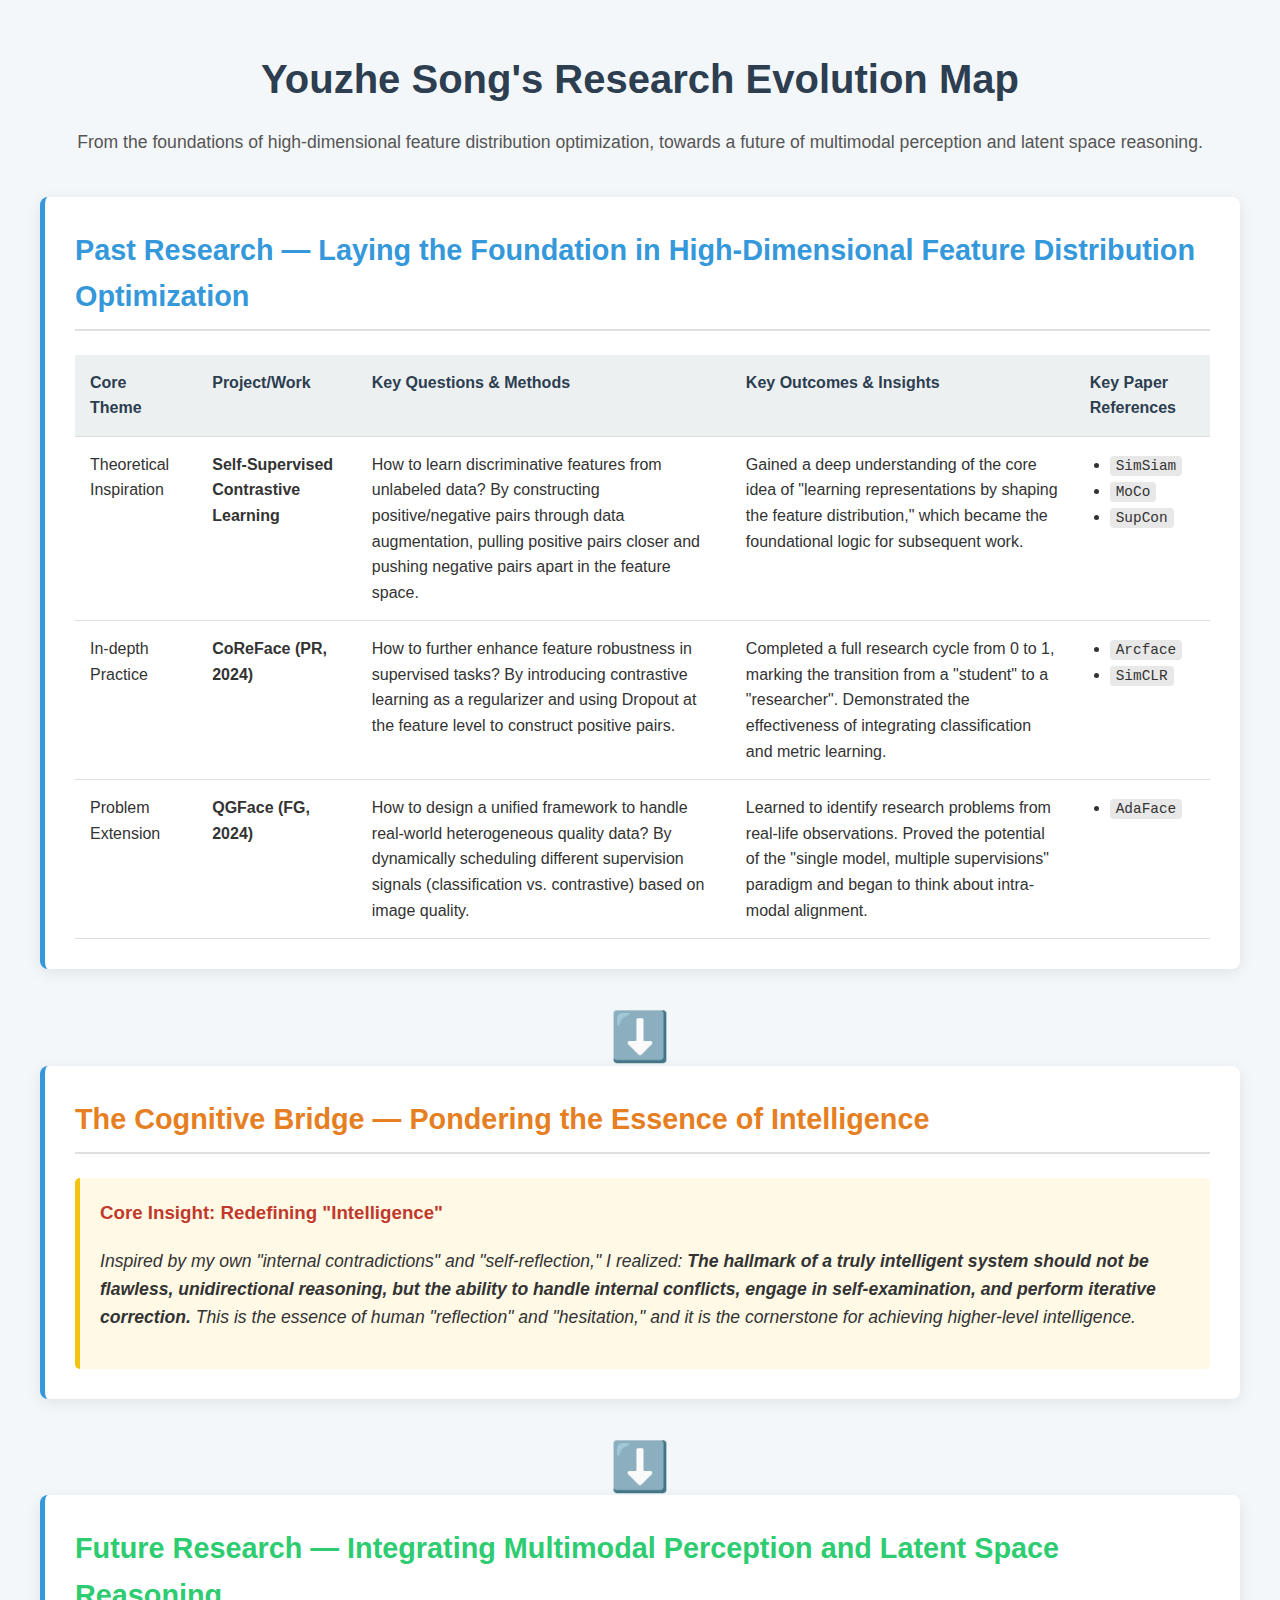
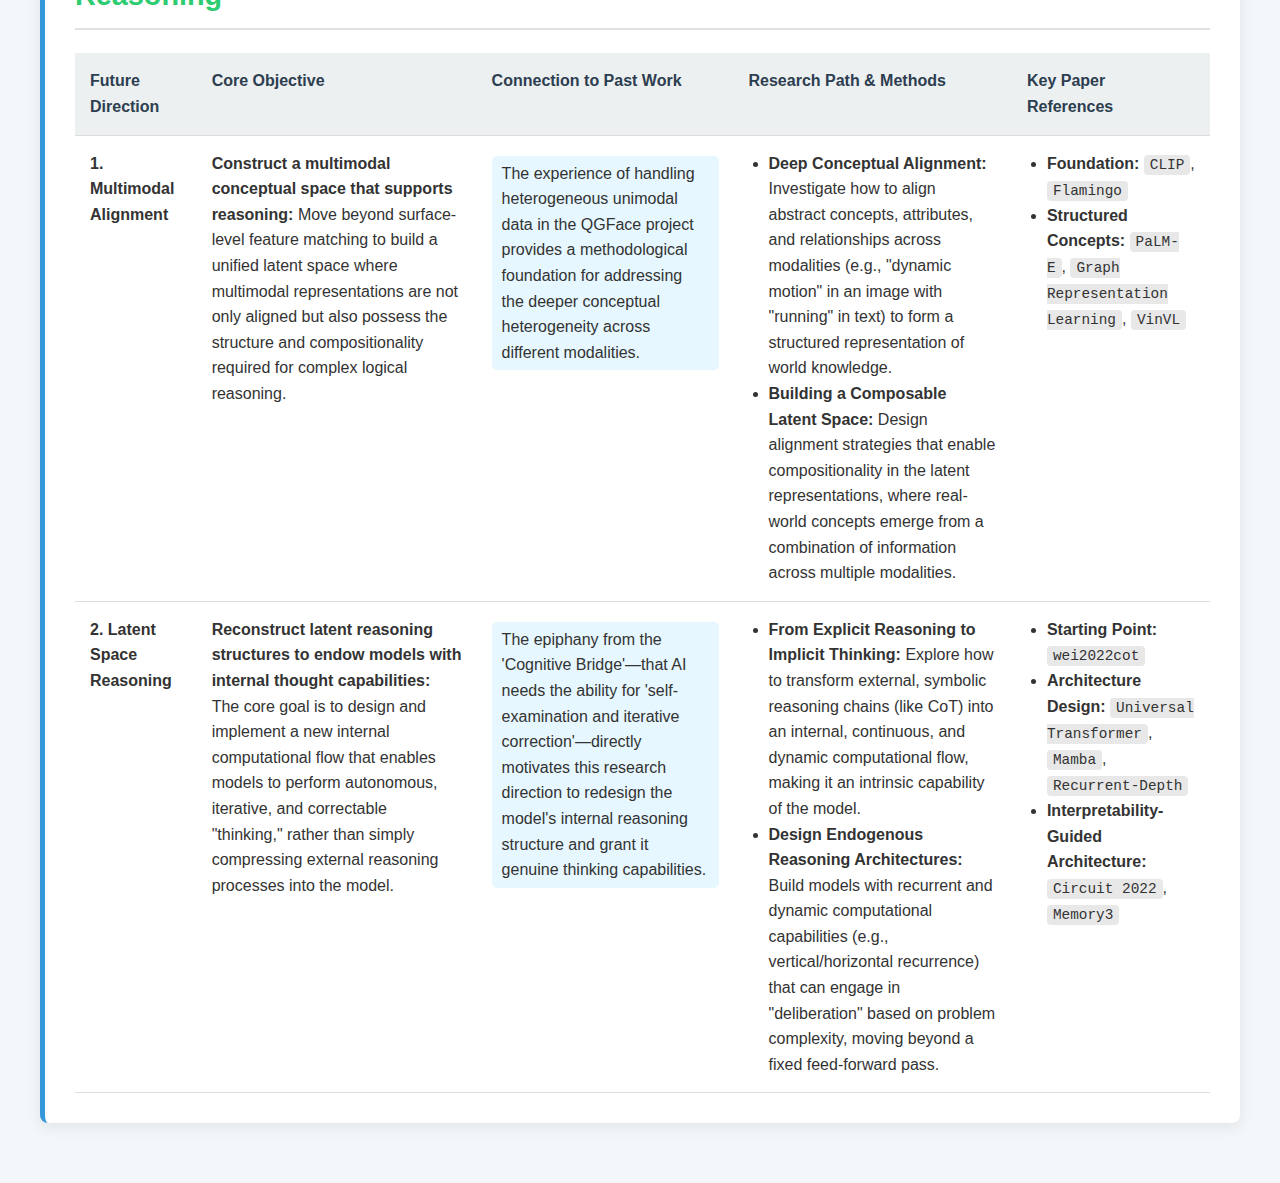
<file: AcademicMap/researchMap.html>
<!DOCTYPE html>
<html lang="en">
<head>
    <meta charset="UTF-8">
    <meta name="viewport" content="width=device-width, initial-scale=1.0">
    <title>Youzhe Song's Research Evolution</title>
    <style>
        body {
            font-family: -apple-system, BlinkMacSystemFont, "Segoe UI", Roboto, "Helvetica Neue", Arial, sans-serif;
            background-color: #f4f7f9;
            color: #333;
            line-height: 1.6;
            margin: 0;
            padding: 20px;
        }
        .container {
            max-width: 1200px;
            margin: 0 auto;
        }
        header {
            text-align: center;
            margin-bottom: 40px;
        }
        header h1 {
            font-size: 2.5em;
            color: #2c3e50;
            margin-bottom: 10px;
        }
        header p {
            font-size: 1.1em;
            color: #555;
        }
        .stage {
            background-color: #ffffff;
            border-radius: 8px;
            box-shadow: 0 4px 15px rgba(0, 0, 0, 0.08);
            margin-bottom: 40px;
            padding: 30px;
            border-left: 5px solid #3498db;
        }
        .stage h2 {
            font-size: 1.8em;
            color: #3498db;
            margin-top: 0;
            border-bottom: 2px solid #e0e0e0;
            padding-bottom: 10px;
        }
        .bridge h2 {
            border-left-color: #e67e22;
            color: #e67e22;
        }
        .future h2 {
            border-left-color: #2ecc71;
            color: #2ecc71;
        }

        table {
            width: 100%;
            border-collapse: collapse;
            margin-top: 20px;
        }
        th, td {
            padding: 15px;
            text-align: left;
            border-bottom: 1px solid #ddd;
            vertical-align: top;
        }
        th {
            background-color: #ecf0f1;
            font-weight: 600;
            color: #2c3e50;
        }
        td ul {
            padding-left: 20px;
            margin: 0;
        }
        code {
            background-color: #e8e8e8;
            padding: 2px 6px;
            border-radius: 4px;
            font-family: "Courier New", Courier, monospace;
            font-size: 0.9em;
        }
        .arrow {
            text-align: center;
            font-size: 3em;
            color: #bdc3c7;
            margin: -10px 0;
        }
        .insight-box {
            background-color: #fff9e6;
            border-left: 5px solid #f1c40f;
            padding: 20px;
            margin-top: 20px;
            border-radius: 5px;
        }
        .insight-box h3 {
            margin-top: 0;
            color: #c0392b;
        }
        .insight-box p {
            font-size: 1.1em;
            font-style: italic;
        }
        .connection {
            background-color: #e6f7ff;
            padding: 5px 10px;
            border-radius: 5px;
            display: inline-block;
            margin-top: 5px;
        }
    </style>
</head>
<body>

<div class="container">
    <header>
        <h1>Youzhe Song's Research Evolution Map</h1>
        <p>From the foundations of high-dimensional feature distribution optimization, towards a future of multimodal perception and latent space reasoning.</p>
    </header>

    <!-- Stage 1: Past -->
    <div class="stage past">
        <h2>Past Research — Laying the Foundation in High-Dimensional Feature Distribution Optimization</h2>
        <table>
            <thead>
                <tr>
                    <th>Core Theme</th>
                    <th>Project/Work</th>
                    <th>Key Questions & Methods</th>
                    <th>Key Outcomes & Insights</th>
                    <th>Key Paper References</th>
                </tr>
            </thead>
            <tbody>
                <tr>
                    <td>Theoretical Inspiration</td>
                    <td><strong>Self-Supervised Contrastive Learning</strong></td>
                    <td>How to learn discriminative features from unlabeled data? By constructing positive/negative pairs through data augmentation, pulling positive pairs closer and pushing negative pairs apart in the feature space.</td>
                    <td>Gained a deep understanding of the core idea of "learning representations by shaping the feature distribution," which became the foundational logic for subsequent work.</td>
                    <td><ul><li><code>SimSiam</code></li><li><code>MoCo</code></li><li><code>SupCon</code></li></ul></td>
                </tr>
                <tr>
                    <td>In-depth Practice</td>
                    <td><strong>CoReFace (PR, 2024)</strong></td>
                    <td>How to further enhance feature robustness in supervised tasks? By introducing contrastive learning as a regularizer and using Dropout at the feature level to construct positive pairs.</td>
                    <td>Completed a full research cycle from 0 to 1, marking the transition from a "student" to a "researcher". Demonstrated the effectiveness of integrating classification and metric learning.</td>
                    <td><ul><li><code>Arcface</code></li><li><code>SimCLR</code></li></ul></td>
                </tr>
                <tr>
                    <td>Problem Extension</td>
                    <td><strong>QGFace (FG, 2024)</strong></td>
                    <td>How to design a unified framework to handle real-world heterogeneous quality data? By dynamically scheduling different supervision signals (classification vs. contrastive) based on image quality.</td>
                    <td>Learned to identify research problems from real-life observations. Proved the potential of the "single model, multiple supervisions" paradigm and began to think about intra-modal alignment.</td>
                    <td><ul><li><code>AdaFace</code></li></ul></td>
                </tr>
            </tbody>
        </table>
    </div>

    <div class="arrow">⬇️</div>

    <!-- Stage 2: The Cognitive Bridge -->
    <div class="stage bridge">
        <h2>The Cognitive Bridge — Pondering the Essence of Intelligence</h2>
        <div class="insight-box">
            <h3>Core Insight: Redefining "Intelligence"</h3>
            <p>
                Inspired by my own "internal contradictions" and "self-reflection," I realized: <strong>The hallmark of a truly intelligent system should not be flawless, unidirectional reasoning, but the ability to handle internal conflicts, engage in self-examination, and perform iterative correction.</strong> This is the essence of human "reflection" and "hesitation," and it is the cornerstone for achieving higher-level intelligence.
            </p>
        </div>
    </div>

    <div class="arrow">⬇️</div>

    <!-- Stage 3: Future -->
    <div class="stage future">
        <h2>Future Research — Integrating Multimodal Perception and Latent Space Reasoning</h2>
        <table>
            <thead>
                <tr>
                    <th>Future Direction</th>
                    <th>Core Objective</th>
                    <th>Connection to Past Work</th>
                    <th>Research Path & Methods</th>
                    <th>Key Paper References</th>
                </tr>
            </thead>
            <tbody>
                <tr>
                    <td><strong>1. Multimodal Alignment</strong></td>
                    <td><strong>Construct a multimodal conceptual space that supports reasoning:</strong> Move beyond surface-level feature matching to build a unified latent space where multimodal representations are not only aligned but also possess the structure and compositionality required for complex logical reasoning.</td>
                    <td><span class="connection">The experience of handling heterogeneous unimodal data in the QGFace project provides a methodological foundation for addressing the deeper conceptual heterogeneity across different modalities.</span></td>
                    <td><ul>
                        <li><strong>Deep Conceptual Alignment:</strong> Investigate how to align abstract concepts, attributes, and relationships across modalities (e.g., "dynamic motion" in an image with "running" in text) to form a structured representation of world knowledge.</li>
                        <li><strong>Building a Composable Latent Space:</strong> Design alignment strategies that enable compositionality in the latent representations, where real-world concepts emerge from a combination of information across multiple modalities.</li>
                    </ul></td>
                    <td><ul>
                        <li><strong>Foundation:</strong> <code>CLIP</code>, <code>Flamingo</code></li>
                        <li><strong>Structured Concepts:</strong> <code>PaLM-E</code>, <code>Graph Representation Learning</code>, <code>VinVL</code></li>
                    </ul></td>
                </tr>
                <tr>
                    <td><strong>2. Latent Space Reasoning</strong></td>
                    <td><strong>Reconstruct latent reasoning structures to endow models with internal thought capabilities:</strong> The core goal is to design and implement a new internal computational flow that enables models to perform autonomous, iterative, and correctable "thinking," rather than simply compressing external reasoning processes into the model.</td>
                    <td><span class="connection">The epiphany from the 'Cognitive Bridge'—that AI needs the ability for 'self-examination and iterative correction'—directly motivates this research direction to redesign the model's internal reasoning structure and grant it genuine thinking capabilities.</span></td>
                    <td><ul>
                        <li><strong>From Explicit Reasoning to Implicit Thinking:</strong> Explore how to transform external, symbolic reasoning chains (like CoT) into an internal, continuous, and dynamic computational flow, making it an intrinsic capability of the model.</li>
                        <li><strong>Design Endogenous Reasoning Architectures:</strong> Build models with recurrent and dynamic computational capabilities (e.g., vertical/horizontal recurrence) that can engage in "deliberation" based on problem complexity, moving beyond a fixed feed-forward pass.</li>
                    </ul></td>
                    <td><ul>
                        <li><strong>Starting Point:</strong> <code>wei2022cot</code></li>
                        <li><strong>Architecture Design:</strong> <code>Universal Transformer</code>, <code>Mamba</code>, <code>Recurrent-Depth</code></li>
                        <li><strong>Interpretability-Guided Architecture:</strong> <code>Circuit 2022</code>, <code>Memory3</code></li>
                    </ul></td>
                </tr>
            </tbody>
        </table>
    </div>
</div>

</body>
</html>
</file>
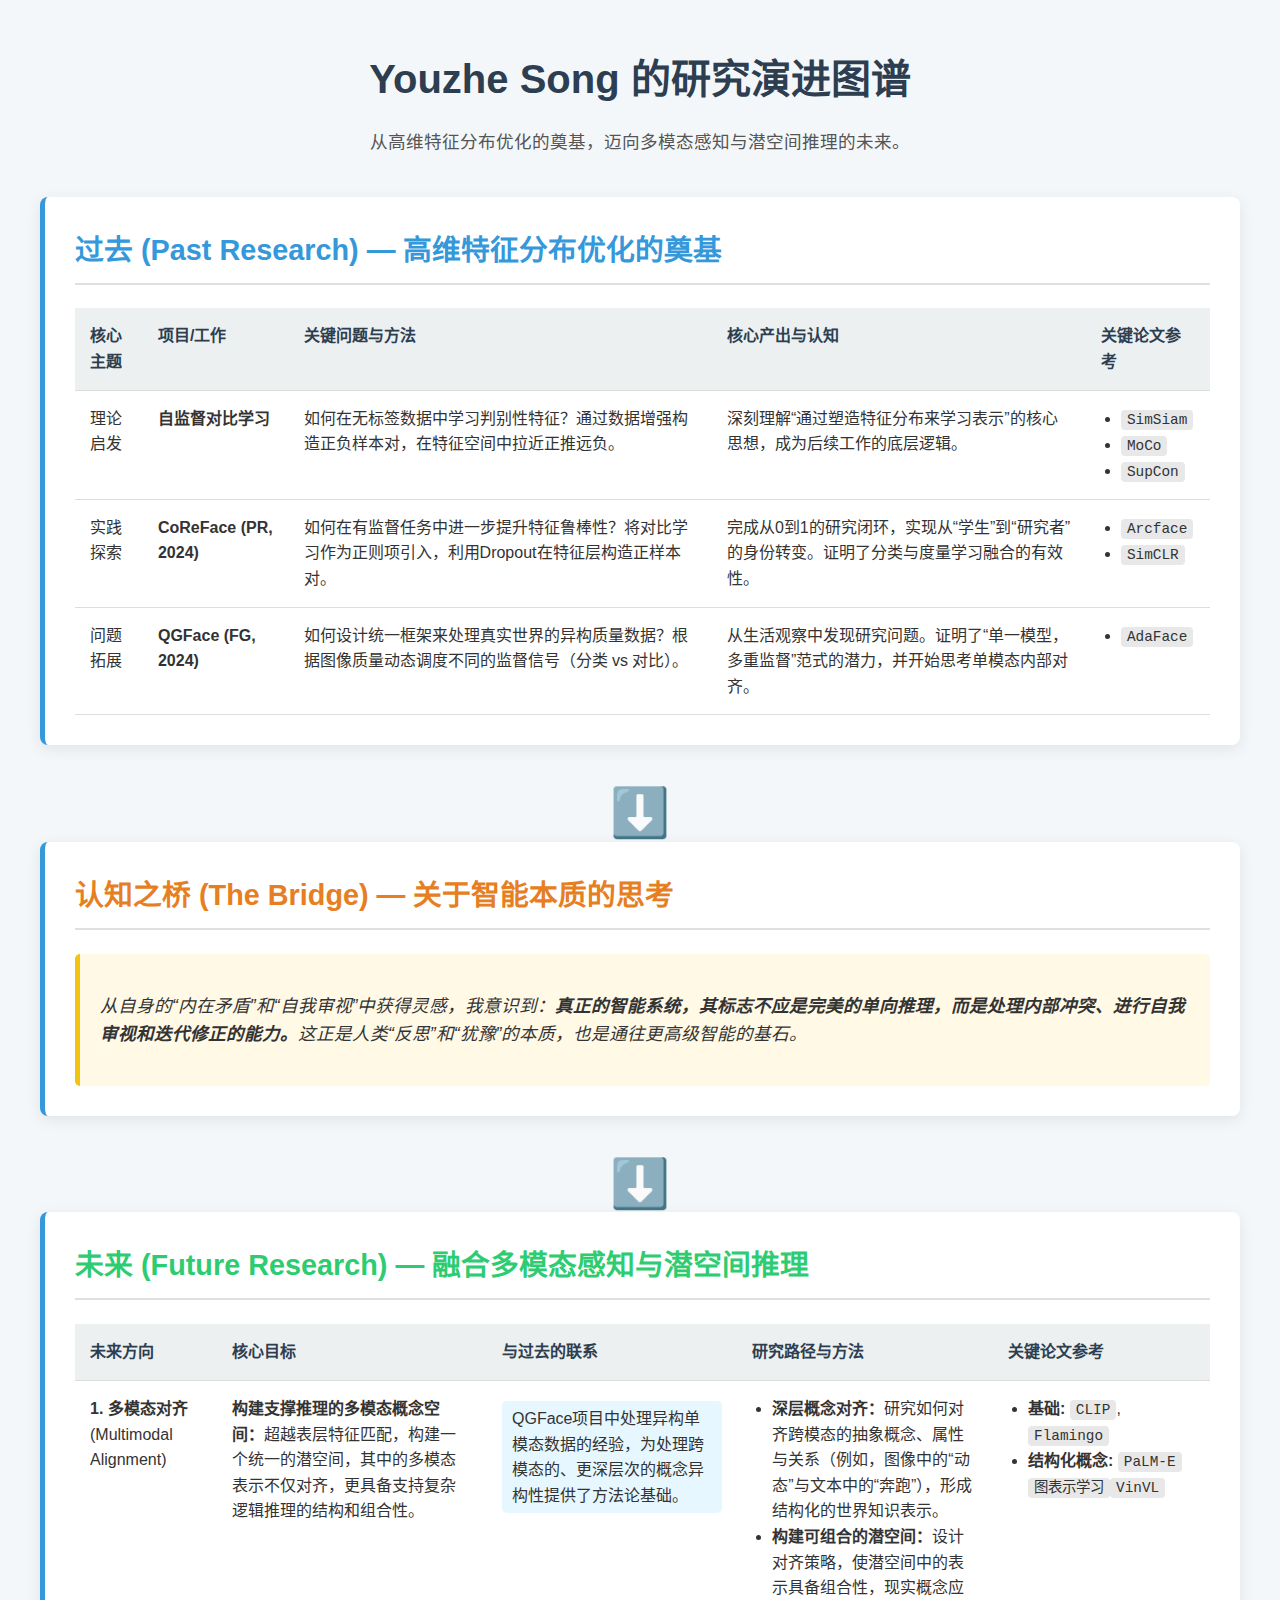
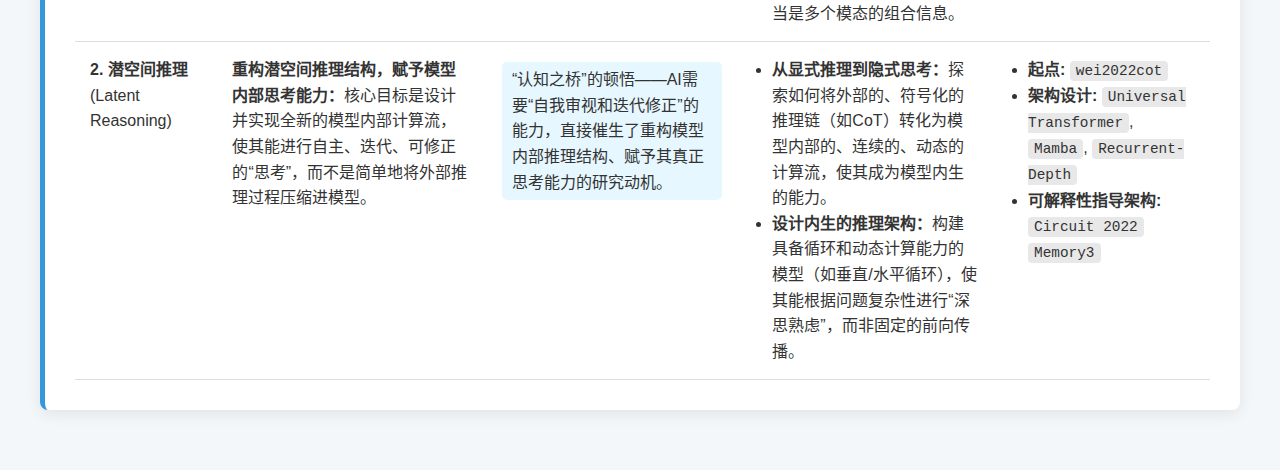
<file: AcademicMap/researchMap_zh.html>
<!DOCTYPE html>
<html lang="zh-CN">
<head>
    <meta charset="UTF-8">
    <meta name="viewport" content="width=device-width, initial-scale=1.0">
    <title>Youzhe Song 的研究演进</title>
    <style>
        body {
            font-family: -apple-system, BlinkMacSystemFont, "Segoe UI", Roboto, "Helvetica Neue", Arial, sans-serif;
            background-color: #f4f7f9;
            color: #333;
            line-height: 1.6;
            margin: 0;
            padding: 20px;
        }
        .container {
            max-width: 1200px;
            margin: 0 auto;
        }
        header {
            text-align: center;
            margin-bottom: 40px;
        }
        header h1 {
            font-size: 2.5em;
            color: #2c3e50;
            margin-bottom: 10px;
        }
        header p {
            font-size: 1.1em;
            color: #555;
        }
        .stage {
            background-color: #ffffff;
            border-radius: 8px;
            box-shadow: 0 4px 15px rgba(0, 0, 0, 0.08);
            margin-bottom: 40px;
            padding: 30px;
            border-left: 5px solid #3498db;
        }
        .stage h2 {
            font-size: 1.8em;
            color: #3498db;
            margin-top: 0;
            border-bottom: 2px solid #e0e0e0;
            padding-bottom: 10px;
        }
        .bridge h2 {
            border-left-color: #e67e22;
            color: #e67e22;
        }
        .future h2 {
            border-left-color: #2ecc71;
            color: #2ecc71;
        }

        table {
            width: 100%;
            border-collapse: collapse;
            margin-top: 20px;
        }
        th, td {
            padding: 15px;
            text-align: left;
            border-bottom: 1px solid #ddd;
            vertical-align: top;
        }
        th {
            background-color: #ecf0f1;
            font-weight: 600;
            color: #2c3e50;
        }
        td ul {
            padding-left: 20px;
            margin: 0;
        }
        code {
            background-color: #e8e8e8;
            padding: 2px 6px;
            border-radius: 4px;
            font-family: "Courier New", Courier, monospace;
            font-size: 0.9em;
        }
        .arrow {
            text-align: center;
            font-size: 3em;
            color: #bdc3c7;
            margin: -10px 0;
        }
        .insight-box {
            background-color: #fff9e6;
            border-left: 5px solid #f1c40f;
            padding: 20px;
            margin-top: 20px;
            border-radius: 5px;
        }
        .insight-box h3 {
            margin-top: 0;
            color: #c0392b;
        }
        .insight-box p {
            font-size: 1.1em;
            font-style: italic;
        }
        .connection {
            background-color: #e6f7ff;
            padding: 5px 10px;
            border-radius: 5px;
            display: inline-block;
            margin-top: 5px;
        }
    </style>
</head>
<body>

<div class="container">
    <header>
        <h1>Youzhe Song 的研究演进图谱</h1>
        <p>从高维特征分布优化的奠基，迈向多模态感知与潜空间推理的未来。</p>
    </header>

    <!-- 第一阶段：过去 -->
    <div class="stage past">
        <h2>过去 (Past Research) — 高维特征分布优化的奠基</h2>
        <table>
            <thead>
                <tr>
                    <th>核心主题</th>
                    <th>项目/工作</th>
                    <th>关键问题与方法</th>
                    <th>核心产出与认知</th>
                    <th>关键论文参考</th>
                </tr>
            </thead>
            <tbody>
                <tr>
                    <td>理论启发</td>
                    <td><strong>自监督对比学习</strong></td>
                    <td>如何在无标签数据中学习判别性特征？通过数据增强构造正负样本对，在特征空间中拉近正推远负。</td>
                    <td>深刻理解“通过塑造特征分布来学习表示”的核心思想，成为后续工作的底层逻辑。</td>
                    <td><ul><li><code>SimSiam</code></li><li><code>MoCo</code></li><li><code>SupCon</code></li></ul></td>
                </tr>
                <tr>
                    <td>实践探索</td>
                    <td><strong>CoReFace (PR, 2024)</strong></td>
                    <td>如何在有监督任务中进一步提升特征鲁棒性？将对比学习作为正则项引入，利用Dropout在特征层构造正样本对。</td>
                    <td>完成从0到1的研究闭环，实现从“学生”到“研究者”的身份转变。证明了分类与度量学习融合的有效性。</td>
                    <td><ul><li><code>Arcface</code></li><li><code>SimCLR</code></li></ul></td>
                </tr>
                <tr>
                    <td>问题拓展</td>
                    <td><strong>QGFace (FG, 2024)</strong></td>
                    <td>如何设计统一框架来处理真实世界的异构质量数据？根据图像质量动态调度不同的监督信号（分类 vs 对比）。</td>
                    <td>从生活观察中发现研究问题。证明了“单一模型，多重监督”范式的潜力，并开始思考单模态内部对齐。</td>
                    <td><ul><li><code>AdaFace</code></li></ul></td>
                </tr>
            </tbody>
        </table>
    </div>

    <div class="arrow">⬇️</div>

    <!-- 第二阶段：认知之桥 -->
    <div class="stage bridge">
        <h2>认知之桥 (The Bridge) — 关于智能本质的思考</h2>
        <div class="insight-box">
            <p>
                从自身的“内在矛盾”和“自我审视”中获得灵感，我意识到：<strong>真正的智能系统，其标志不应是完美的单向推理，而是处理内部冲突、进行自我审视和迭代修正的能力。</strong>这正是人类“反思”和“犹豫”的本质，也是通往更高级智能的基石。
            </p>
        </div>
    </div>

    <div class="arrow">⬇️</div>

    <!-- 第三阶段：未来 -->
<!-- 第三阶段：未来 (重构版) -->
<div class="stage future">
    <h2>未来 (Future Research) — 融合多模态感知与潜空间推理</h2>
    <table>
        <thead>
            <tr>
                <th>未来方向</th>
                <th>核心目标</th>
                <th>与过去的联系</th>
                <th>研究路径与方法</th>
                <th>关键论文参考</th>
            </tr>
        </thead>
        <tbody>
            <tr>
                <td><strong>1. 多模态对齐</strong> (Multimodal Alignment)</td>
                <td><strong>构建支撑推理的多模态概念空间：</strong>超越表层特征匹配，构建一个统一的潜空间，其中的多模态表示不仅对齐，更具备支持复杂逻辑推理的结构和组合性。</td>
                <td><span class="connection">QGFace项目中处理异构单模态数据的经验，为处理跨模态的、更深层次的概念异构性提供了方法论基础。</span></td>
                <td><ul>
                    <li><strong>深层概念对齐：</strong>研究如何对齐跨模态的抽象概念、属性与关系（例如，图像中的“动态”与文本中的“奔跑”），形成结构化的世界知识表示。</li>
                    <li><strong>构建可组合的潜空间：</strong>设计对齐策略，使潜空间中的表示具备组合性，现实概念应当是多个模态的组合信息。</li>
                </ul></td>
                <td><ul>
                    <li><strong>基础:</strong> <code>CLIP</code>, <code>Flamingo</code></li>
                    <li><strong>结构化概念:</strong> <code>PaLM-E</code><code>图表示学习</code><code>VinVL</code></code></li>
                </ul></td>
            </tr>
            <tr>
                <td><strong>2. 潜空间推理</strong> (Latent Reasoning)</td>
                <td><strong>重构潜空间推理结构，赋予模型内部思考能力：</strong>核心目标是设计并实现全新的模型内部计算流，使其能进行自主、迭代、可修正的“思考”，而不是简单地将外部推理过程压缩进模型。</td>
                <td><span class="connection">“认知之桥”的顿悟——AI需要“自我审视和迭代修正”的能力，直接催生了重构模型内部推理结构、赋予其真正思考能力的研究动机。</span></td>
                <td><ul>
                    <li><strong>从显式推理到隐式思考：</strong>探索如何将外部的、符号化的推理链（如CoT）转化为模型内部的、连续的、动态的计算流，使其成为模型内生的能力。</li>
                    <li><strong>设计内生的推理架构：</strong>构建具备循环和动态计算能力的模型（如垂直/水平循环），使其能根据问题复杂性进行“深思熟虑”，而非固定的前向传播。</li>
                </ul></td>
                <td><ul>
                    <li><strong>起点:</strong> <code>wei2022cot</code></li>
                    <li><strong>架构设计:</strong> <code>Universal Transformer</code>, <code>Mamba</code>, <code>Recurrent-Depth</code></li>
                    <li><strong>可解释性指导架构:</strong>
                        <code>Circuit 2022</code>
                        <code>Memory3</code>
                    </li>
                </ul></td>
            </tr>
        </tbody>
    </table>
</div>
</div>

</body>
</html>
</file>
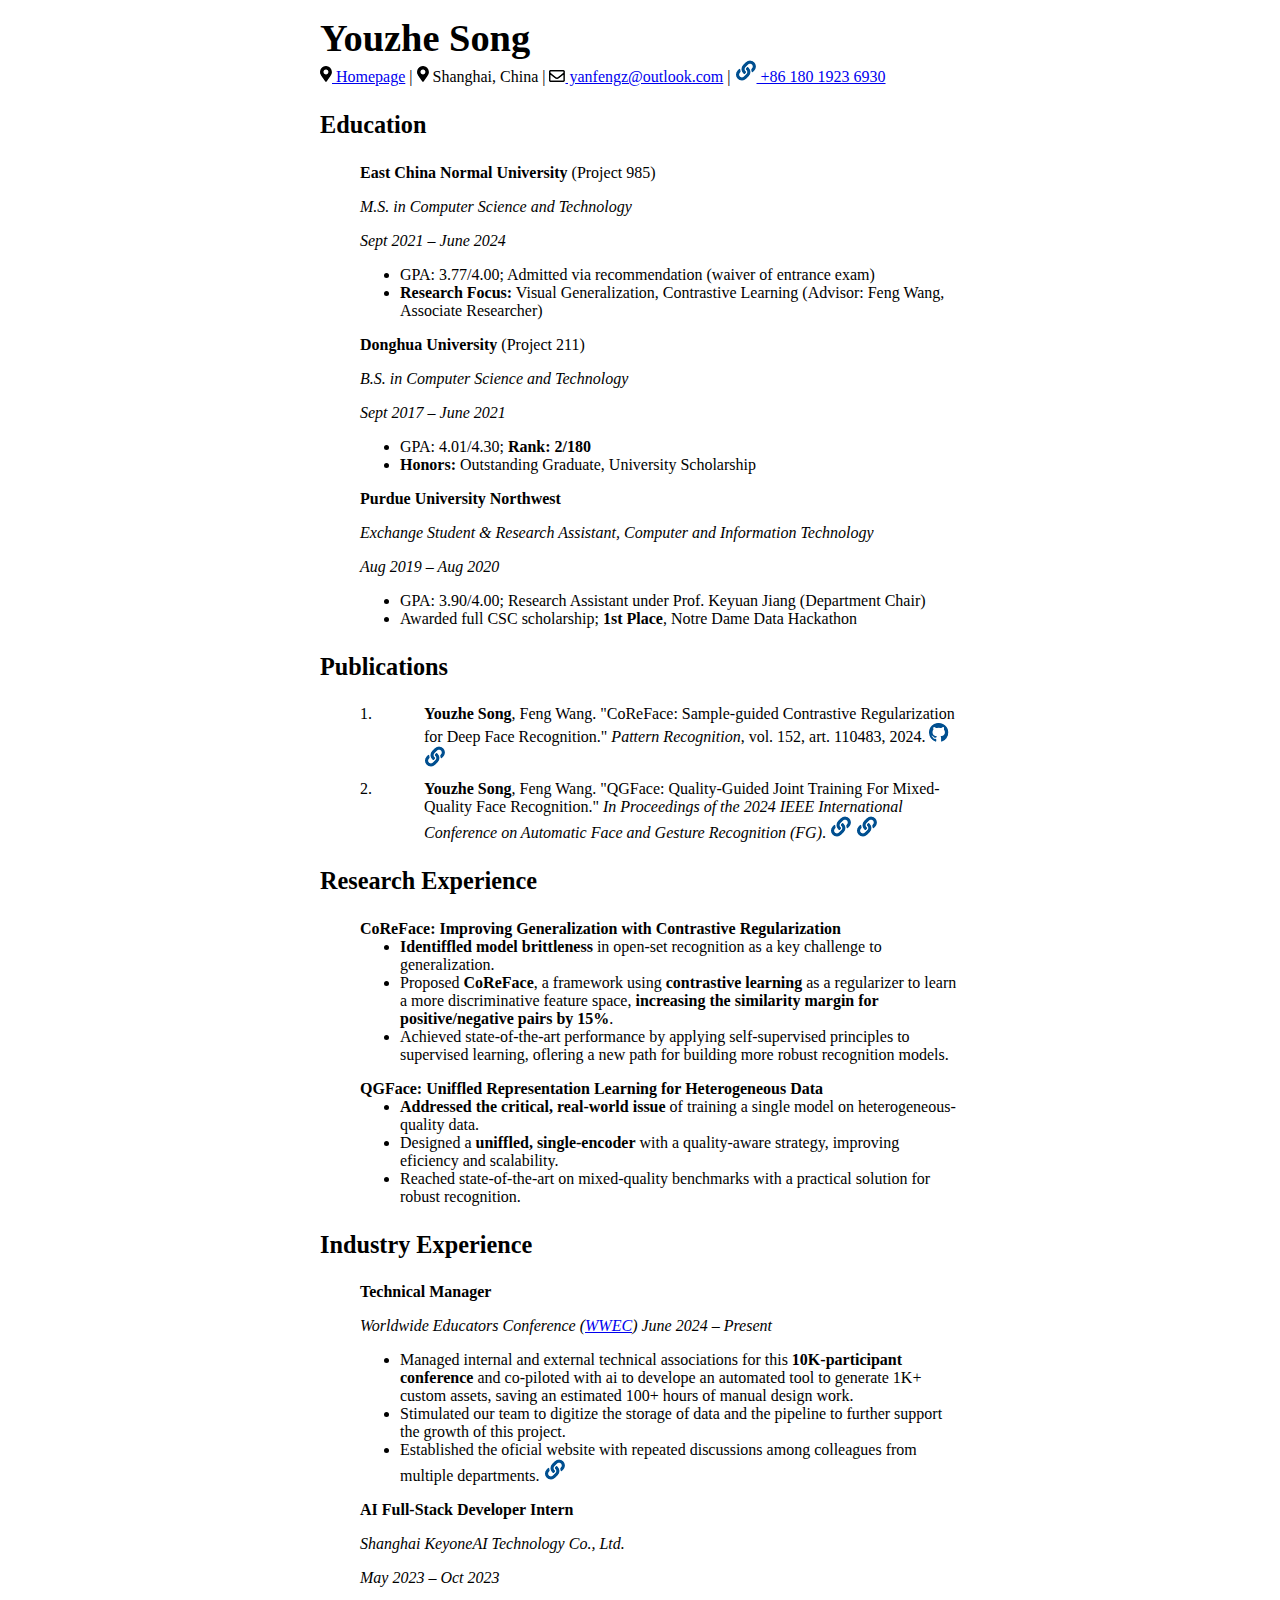
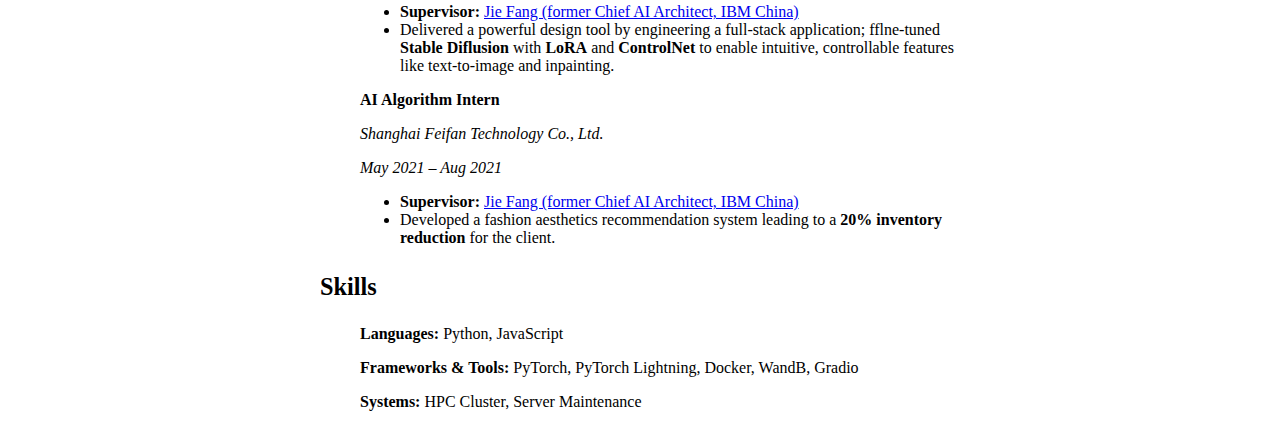
<file: CV/2026Fall_Youzhe_Song_CV_phd.html>
<!DOCTYPE html> 
<html lang='en-US' xml:lang='en-US'> 
<head><title></title> 
<meta charset='utf-8' /> 
<meta content='TeX4ht (https://tug.org/tex4ht/)' name='generator' /> 
<meta content='width=device-width,initial-scale=1' name='viewport' /> 
<link href='2026Fall_Youzhe_Song_CV_phd.css' rel='stylesheet' type='text/css' /> 
<meta content='2026Fall_Youzhe_Song_CV_phd.tex' name='src' /> 
</head><body>
<!-- l. 127 --><p class='noindent'><span class='XCharter-Bold-tlf-t1-x-x-240'>Youzhe Song</span><br /><a href='https://isidoresong.github.io/'><img alt=' x ' src='2026Fall_Youzhe_Song_CV_phd0x.png' /> Homepage</a>  |   <img alt='x ' src='2026Fall_Youzhe_Song_CV_phd1x.png' /> Shanghai, China     |      <a href='mailto:yanfengz@outlook.com'><img alt='x ' src='2026Fall_Youzhe_Song_CV_phd2x.png' /> yanfengz@outlook.com</a>       |      <a href='tel:+8618019236930'><img alt='x ' src='2026Fall_Youzhe_Song_CV_phd3x.png' /> +86 180 1923 6930</a>
</p>
<h3 class='sectionHead' id='education'><a id='x1-1000'></a>Education</h3>
<!-- l. 147 --><p class='noindent'>
 </p><dl class='list1'><dt class='list'>
 </dt><dd class='list'>
 <!-- l. 147 --><p class='noindent'>
 </p><!-- l. 148 --><p class='noindent'><span class='XCharter-Bold-tlf-t1-'>East China Normal University </span>(Project 985)
 </p><!-- l. 150 --><p class='noindent'><span class='XCharter-Italic-tlf-t1-'>M.S. in Computer Science and Technology</span>                                                                   </p><!-- l. 151 --><p class='noindent'><span class='XCharter-Italic-tlf-t1-'>Sept
                                                                                                     2021
                                                                                                        –
                                                                                                     June
                                                                                                     2024</span>
</p>
 </dd></dl>
<!-- l. 152 --><p class='noindent'>
 </p><dl class='list1'><dt class='list'>
 </dt><dd class='list'>
 <!-- l. 152 --><p class='noindent'> </p>
     <ul class='itemize1'>
     <li class='itemize'>GPA:
     3.77/4.00;
     Admitted
     via
     recommendation
     (waiver
     of
     entrance
     exam)
     </li>
     <li class='itemize'><span class='XCharter-Bold-tlf-t1-'>Research
     Focus:</span>
     Visual
     Generalization,
     Contrastive
     Learning
     (Advisor:
     Feng
     Wang,
     Associate
     Researcher)
     </li></ul>
 </dd></dl>
<!-- l. 160 --><p class='noindent'>
 </p><dl class='list1'><dt class='list'>
 </dt><dd class='list'>
 <!-- l. 160 --><p class='noindent'>
 </p><!-- l. 161 --><p class='noindent'><span class='XCharter-Bold-tlf-t1-'>Donghua University </span>(Project 211)
 </p><!-- l. 163 --><p class='noindent'><span class='XCharter-Italic-tlf-t1-'>B.S. in Computer Science and Technology</span>                                                                    </p><!-- l. 164 --><p class='noindent'><span class='XCharter-Italic-tlf-t1-'>Sept
                                                                                                     2017
                                                                                                        –
                                                                                                     June
                                                                                                          
                                                                                                          
                                                                                                     2021</span>
</p>
 </dd></dl>
<!-- l. 165 --><p class='noindent'>
 </p><dl class='list1'><dt class='list'>
 </dt><dd class='list'>
 <!-- l. 165 --><p class='noindent'> </p>
     <ul class='itemize1'>
     <li class='itemize'>GPA:
     4.01/4.30;
     <span class='XCharter-Bold-tlf-t1-'>Rank:
     2/180</span>
     </li>
     <li class='itemize'><span class='XCharter-Bold-tlf-t1-'>Honors:</span>
     Outstanding
     Graduate,
     University
     Scholarship
     </li></ul>
 </dd></dl>
<!-- l. 173 --><p class='noindent'>
 </p><dl class='list1'><dt class='list'>
 </dt><dd class='list'>
 <!-- l. 173 --><p class='noindent'>
 </p><!-- l. 174 --><p class='noindent'><span class='XCharter-Bold-tlf-t1-'>Purdue University Northwest</span>
 </p><!-- l. 176 --><p class='noindent'><span class='XCharter-Italic-tlf-t1-'>Exchange Student &amp; Research Assistant, Computer and Information Technology</span>                                      </p><!-- l. 177 --><p class='noindent'><span class='XCharter-Italic-tlf-t1-'>Aug
                                                                                                     2019
                                                                                                        –
                                                                                                      Aug
                                                                                                     2020</span>
</p>
 </dd></dl>
<!-- l. 178 --><p class='noindent'>
 </p><dl class='list1'><dt class='list'>
 </dt><dd class='list'>
 <!-- l. 178 --><p class='noindent'> </p>
     <ul class='itemize1'>
     <li class='itemize'>GPA:
     3.90/4.00;
     Research
     Assistant
     under
     Prof.
     Keyuan
     Jiang
     (Department
     Chair)
     </li>
     <li class='itemize'>Awarded
     full
     CSC
     scholarship;
                                                                                                          
                                                                                                          
     <span class='XCharter-Bold-tlf-t1-'>1st
     Place</span>,
     Notre
     Dame
     Data
     Hackathon
     </li></ul>
 </dd></dl>
<!-- l. 185 --><p class='noindent'>
</p>
<h3 class='sectionHead' id='publications'><a id='x1-2000'></a>Publications</h3>
<!-- l. 186 --><p class='noindent'>
 </p><dl class='list1'><dt class='list'>
 </dt><dd class='list'>
 <!-- l. 186 --><p class='noindent'>
    </p><dl class='enumerate-enumitem'><dt class='enumerate-enumitem'>
 1. </dt><dd class='enumerate-enumitem'>
    <span class='XCharter-Bold-tlf-t1-'>Youzhe
    Song</span>,
    Feng
    Wang.
    "CoReFace:
    Sample-guided
    Contrastive
    Regularization
    for
    Deep
    Face
    Recognition."
    <span class='XCharter-Italic-tlf-t1-'>Pattern
    Recognition</span>,
    vol.
    152,
    art.
    110483,
    2024.
    <a href='https://doi.org/10.1016/j.patcog.2024.110483'><img alt='x
    ' src='2026Fall_Youzhe_Song_CV_phd4x.png' /></a>
    <a href='https://github.com/IsidoreSong/CoreFace'><img alt='x
    ' src='2026Fall_Youzhe_Song_CV_phd5x.png' /></a>
    </dd><dt class='enumerate-enumitem'>
 2. </dt><dd class='enumerate-enumitem'>
    <span class='XCharter-Bold-tlf-t1-'>Youzhe
    Song</span>,
    Feng
    Wang.
    "QGFace:
    Quality-Guided
    Joint
    Training
    For
    Mixed-Quality
    Face
    Recognition."
    <span class='XCharter-Italic-tlf-t1-'>In
    Proceedings
    of
                                                                                                          
                                                                                                          
    the
    2024
    IEEE
    International
    Conference
    on
    Automatic
    Face
    and
    Gesture
    Recognition
    (FG)</span>.
    <a href='https://arxiv.org/abs/2312.17494'><img alt='x
    ' src='2026Fall_Youzhe_Song_CV_phd6x.png' /></a>
    <a href='https://github.com/IsidoreSong/QGFace'><img alt='x
    ' src='2026Fall_Youzhe_Song_CV_phd7x.png' /></a></dd></dl>
 </dd></dl>
<!-- l. 205 --><p class='noindent'>
</p>
<h3 class='sectionHead' id='research-experience'><a id='x1-3000'></a>Research Experience</h3>
<!-- l. 206 --><p class='noindent'>
 </p><dl class='list1'><dt class='list'>
 </dt><dd class='list'>
 <!-- l. 206 --><p class='noindent'><span class='XCharter-Bold-tlf-t1-'>CoReFace: Improving Generalization with Contrastive Regularization</span>  </p>
     <ul class='itemize1'>
     <li class='itemize'><span class='XCharter-Bold-tlf-t1-'>Identiffled
     model
     brittleness</span>
     in
     open-set
     recognition
     as
     a
     key
     challenge
     to
     generalization.
     </li>
     <li class='itemize'>Proposed
     <span class='XCharter-Bold-tlf-t1-'>CoReFace</span>,
     a
     framework
     using
     <span class='XCharter-Bold-tlf-t1-'>contrastive
     learning</span>
     as
     a
     regularizer
     to
     learn
     a
     more
     discriminative
     feature
     space,
                                                                                                          
                                                                                                          
     <span class='XCharter-Bold-tlf-t1-'>increasing
     the
     similarity
     margin
     for
     positive/negative
     pairs
     by
     15%</span>.
     </li>
     <li class='itemize'>Achieved
     state-of-the-art
     performance
     by
     applying
     self-supervised
     principles
     to
     supervised
     learning,
     oflering
     a
     new
     path
     for
     building
     more
     robust
     recognition
     models.
     </li></ul>
 </dd></dl>
<!-- l. 215 --><p class='noindent'>
 </p><dl class='list1'><dt class='list'>
 </dt><dd class='list'>
 <!-- l. 215 --><p class='noindent'><span class='XCharter-Bold-tlf-t1-'>QGFace: Uniffled Representation Learning for Heterogeneous Data</span>  </p>
     <ul class='itemize1'>
     <li class='itemize'><span class='XCharter-Bold-tlf-t1-'>Addressed
     the
     critical,
     real-world
     issue</span>
     of
     training
     a
     single
     model
     on
     heterogeneous-quality
     data.
     </li>
     <li class='itemize'>Designed
     a
     <span class='XCharter-Bold-tlf-t1-'>uniffled,
     single-encoder</span>
                                                                                                          
                                                                                                          
     with
     a
     quality-aware
     strategy,
     improving
     eficiency
     and
     scalability.
     </li>
     <li class='itemize'>Reached
     state-of-the-art
     on
     mixed-quality
     benchmarks
     with
     a
     practical
     solution
     for
     robust
     recognition.
     </li></ul>
 </dd></dl>
<!-- l. 225 --><p class='noindent'>
</p>
<h3 class='sectionHead' id='industry-experience'><a id='x1-4000'></a>Industry Experience</h3>
<!-- l. 228 --><p class='noindent'>
 </p><dl class='list1'><dt class='list'>
 </dt><dd class='list'>
 <!-- l. 228 --><p class='noindent'>
 </p><!-- l. 229 --><p class='noindent'><span class='XCharter-Bold-tlf-t1-'>Technical Manager</span>
 </p><!-- l. 231 --><p class='noindent'><span class='XCharter-Italic-tlf-t1-'>Worldwide Educators Conference (</span><a href='https://www.wwec820.com/'><span class='XCharter-Italic-tlf-t1-'>WWEC</span></a><span class='XCharter-Italic-tlf-t1-'>)                                                                  June
                                                                                                     2024
                                                                                                        –
                                                                                                   Present</span>
</p>
 </dd></dl>
<!-- l. 234 --><p class='noindent'>
 </p><dl class='list1'><dt class='list'>
 </dt><dd class='list'>
 <!-- l. 234 --><p class='noindent'> </p>
     <ul class='itemize1'>
     <li class='itemize'>Managed
     internal
     and
     external
     technical
     associations
     for
     this
     <span class='XCharter-Bold-tlf-t1-'>10K-participant
     conference</span>
     and
     co-piloted
                                                                                                          
                                                                                                          
     with
     ai
     to
     develope
     an
     automated
     tool
     to
     generate
     1K+
     custom
     assets,
     saving
     an
     estimated
     100+
     hours
     of
     manual
     design
     work.
     </li>
     <li class='itemize'>Stimulated
     our
     team
     to
     digitize
     the
     storage
     of
     data
     and
     the
     pipeline
     to
     further
     support
     the
     growth
     of
     this
     project.
     </li>
     <li class='itemize'>Established
     the
     oficial
     website
     with
     repeated
     discussions
     among
     colleagues
     from
     multiple
     departments.
     <a href='https://www.wwec820.com'><img alt='x
     ' src='2026Fall_Youzhe_Song_CV_phd8x.png' /></a>
     </li></ul>
                                                                                                          
                                                                                                          
 </dd></dl>
<!-- l. 246 --><p class='noindent'>
 </p><dl class='list1'><dt class='list'>
 </dt><dd class='list'>
 <!-- l. 246 --><p class='noindent'>
 </p><!-- l. 247 --><p class='noindent'><span class='XCharter-Bold-tlf-t1-'>AI Full-Stack Developer Intern</span>
 </p><!-- l. 249 --><p class='noindent'><span class='XCharter-Italic-tlf-t1-'>Shanghai KeyoneAI Technology Co., Ltd.</span>                                                                    </p><!-- l. 250 --><p class='noindent'><span class='XCharter-Italic-tlf-t1-'>May
                                                                                                     2023
                                                                                                        –
                                                                                                      Oct
                                                                                                     2023</span>
</p>
 </dd></dl>
<!-- l. 251 --><p class='noindent'>
 </p><dl class='list1'><dt class='list'>
 </dt><dd class='list'>
 <!-- l. 251 --><p class='noindent'> </p>
     <ul class='itemize1'>
     <li class='itemize'><span class='XCharter-Bold-tlf-t1-'>Supervisor:</span>
     <a href='https://www.linkedin.com/in/jie-fang-28293740'>Jie
     Fang
     (former
     Chief
     AI
     Architect,
     IBM
     China)</a>
     </li>
     <li class='itemize'>Delivered
     a
     powerful
     design
     tool
     by
     engineering
     a
     full-stack
     application;
     fflne-tuned
     <span class='XCharter-Bold-tlf-t1-'>Stable
     Diflusion</span>
     with
     <span class='XCharter-Bold-tlf-t1-'>LoRA</span>
     and
     <span class='XCharter-Bold-tlf-t1-'>ControlNet</span>
     to
     enable
     intuitive,
     controllable
     features
     like
     text-to-image
     and
     inpainting.
     </li></ul>
 </dd></dl>
<!-- l. 262 --><p class='noindent'>
                                                                                                          
                                                                                                          
 </p><dl class='list1'><dt class='list'>
 </dt><dd class='list'>
 <!-- l. 262 --><p class='noindent'>
 </p><!-- l. 263 --><p class='noindent'><span class='XCharter-Bold-tlf-t1-'>AI Algorithm Intern</span>
 </p><!-- l. 265 --><p class='noindent'><span class='XCharter-Italic-tlf-t1-'>Shanghai Feifan Technology Co., Ltd.</span>                                                                       </p><!-- l. 266 --><p class='noindent'><span class='XCharter-Italic-tlf-t1-'>May
                                                                                                     2021
                                                                                                        –
                                                                                                      Aug
                                                                                                     2021</span>
</p>
 </dd></dl>
<!-- l. 267 --><p class='noindent'>
 </p><dl class='list1'><dt class='list'>
 </dt><dd class='list'>
 <!-- l. 267 --><p class='noindent'> </p>
     <ul class='itemize1'>
     <li class='itemize'><span class='XCharter-Bold-tlf-t1-'>Supervisor:</span>
     <a href='https://www.linkedin.com/in/jie-fang-28293740'>Jie
     Fang
     (former
     Chief
     AI
     Architect,
     IBM
     China)</a>
     </li>
     <li class='itemize'>Developed
     a
     fashion
     aesthetics
     recommendation
     system
     leading
     to
     a
     <span class='XCharter-Bold-tlf-t1-'>20%
     inventory
     reduction</span>
     for
     the
     client.
     </li></ul>
 </dd></dl>
<!-- l. 276 --><p class='noindent'>
</p>
<h3 class='sectionHead' id='skills'><a id='x1-5000'></a>Skills</h3>
<!-- l. 277 --><p class='noindent'>
 </p><dl class='list1'><dt class='list'>
 </dt><dd class='list'>
 <!-- l. 277 --><p class='noindent'><span class='XCharter-Bold-tlf-t1-'>Languages:</span>
 Python,
 JavaScript
 </p></dd></dl>
<!-- l. 280 --><p class='noindent'>
                                                                                                          
                                                                                                          
 </p><dl class='list1'><dt class='list'>
 </dt><dd class='list'>
 <!-- l. 280 --><p class='noindent'><span class='XCharter-Bold-tlf-t1-'>Frameworks
 &amp;
 Tools:</span>
 PyTorch,
 PyTorch
 Lightning,
 Docker,
 WandB,
 Gradio
 </p></dd></dl>
<!-- l. 283 --><p class='noindent'>
 </p><dl class='list1'><dt class='list'>
 </dt><dd class='list'>
 <!-- l. 283 --><p class='noindent'><span class='XCharter-Bold-tlf-t1-'>Systems:</span>
 HPC
 Cluster,
 Server
 Maintenance
 </p></dd></dl>
 
</body> 
</html>
</file>
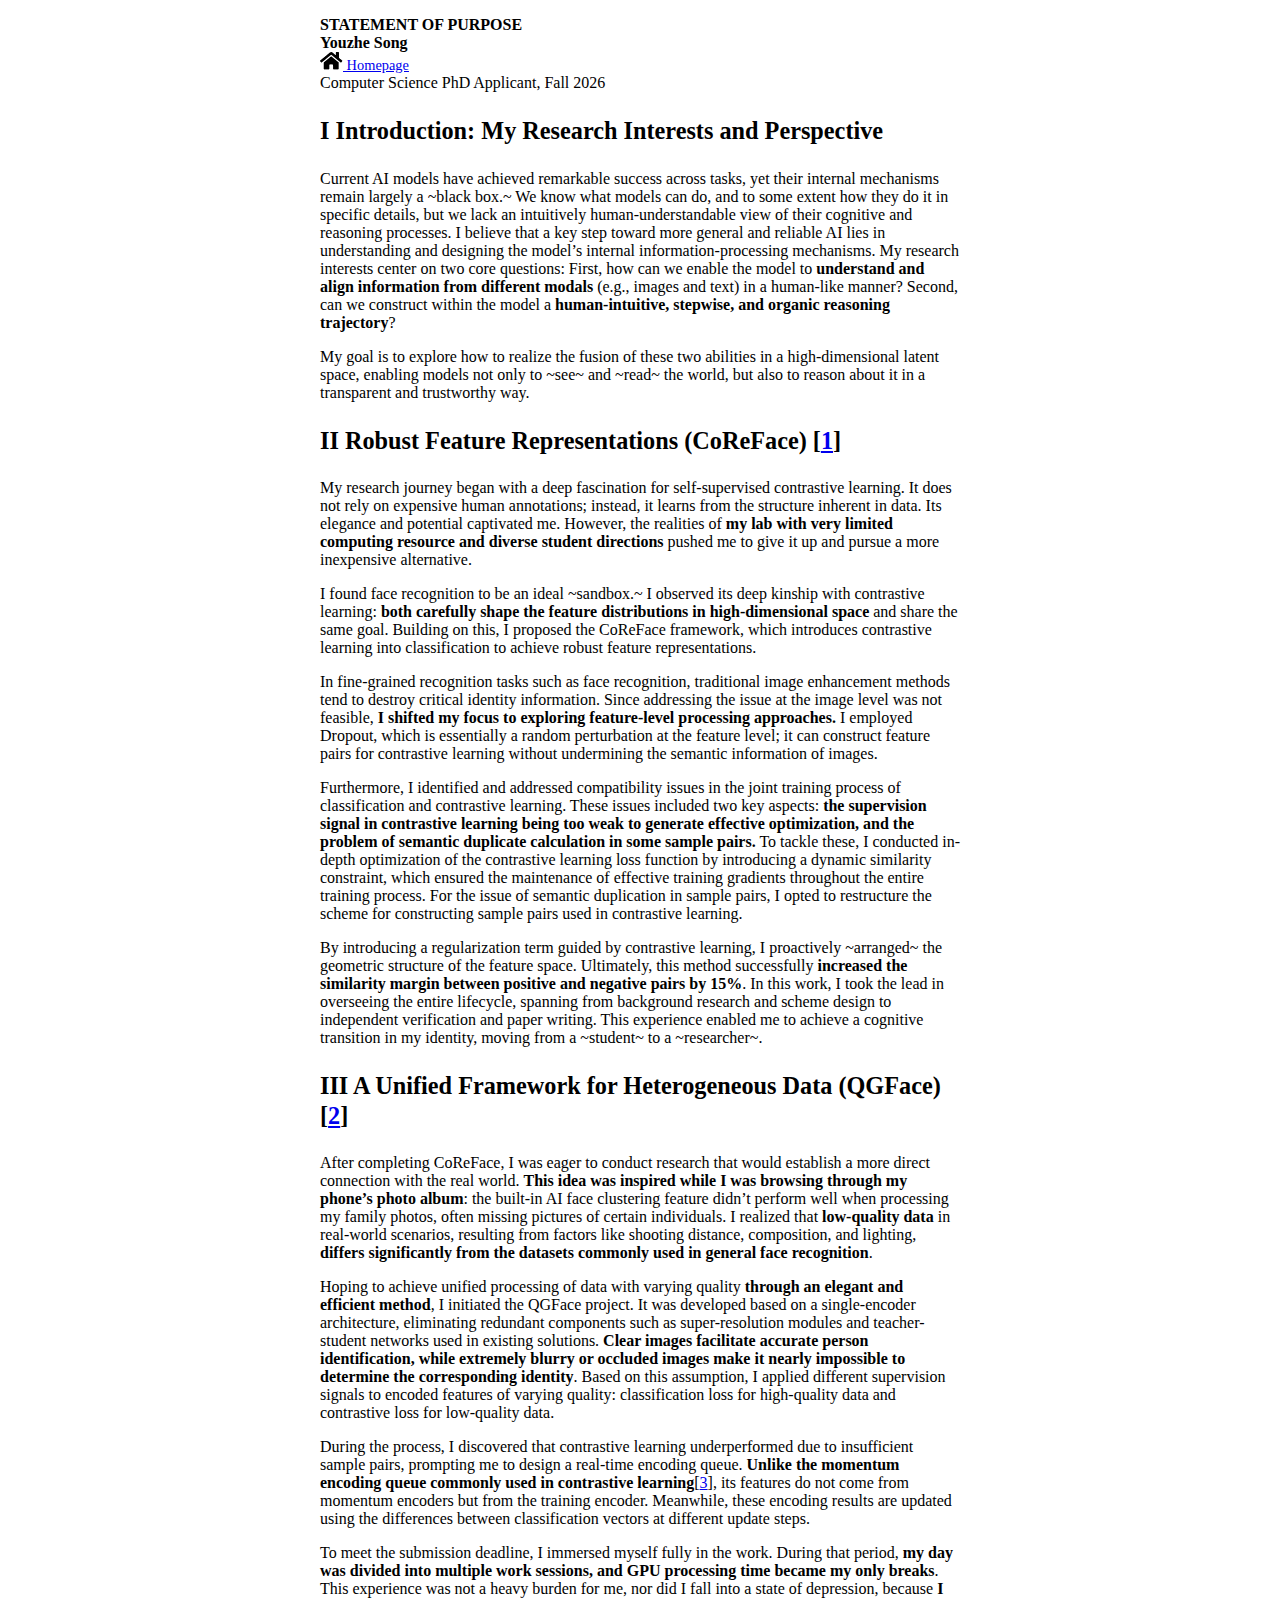
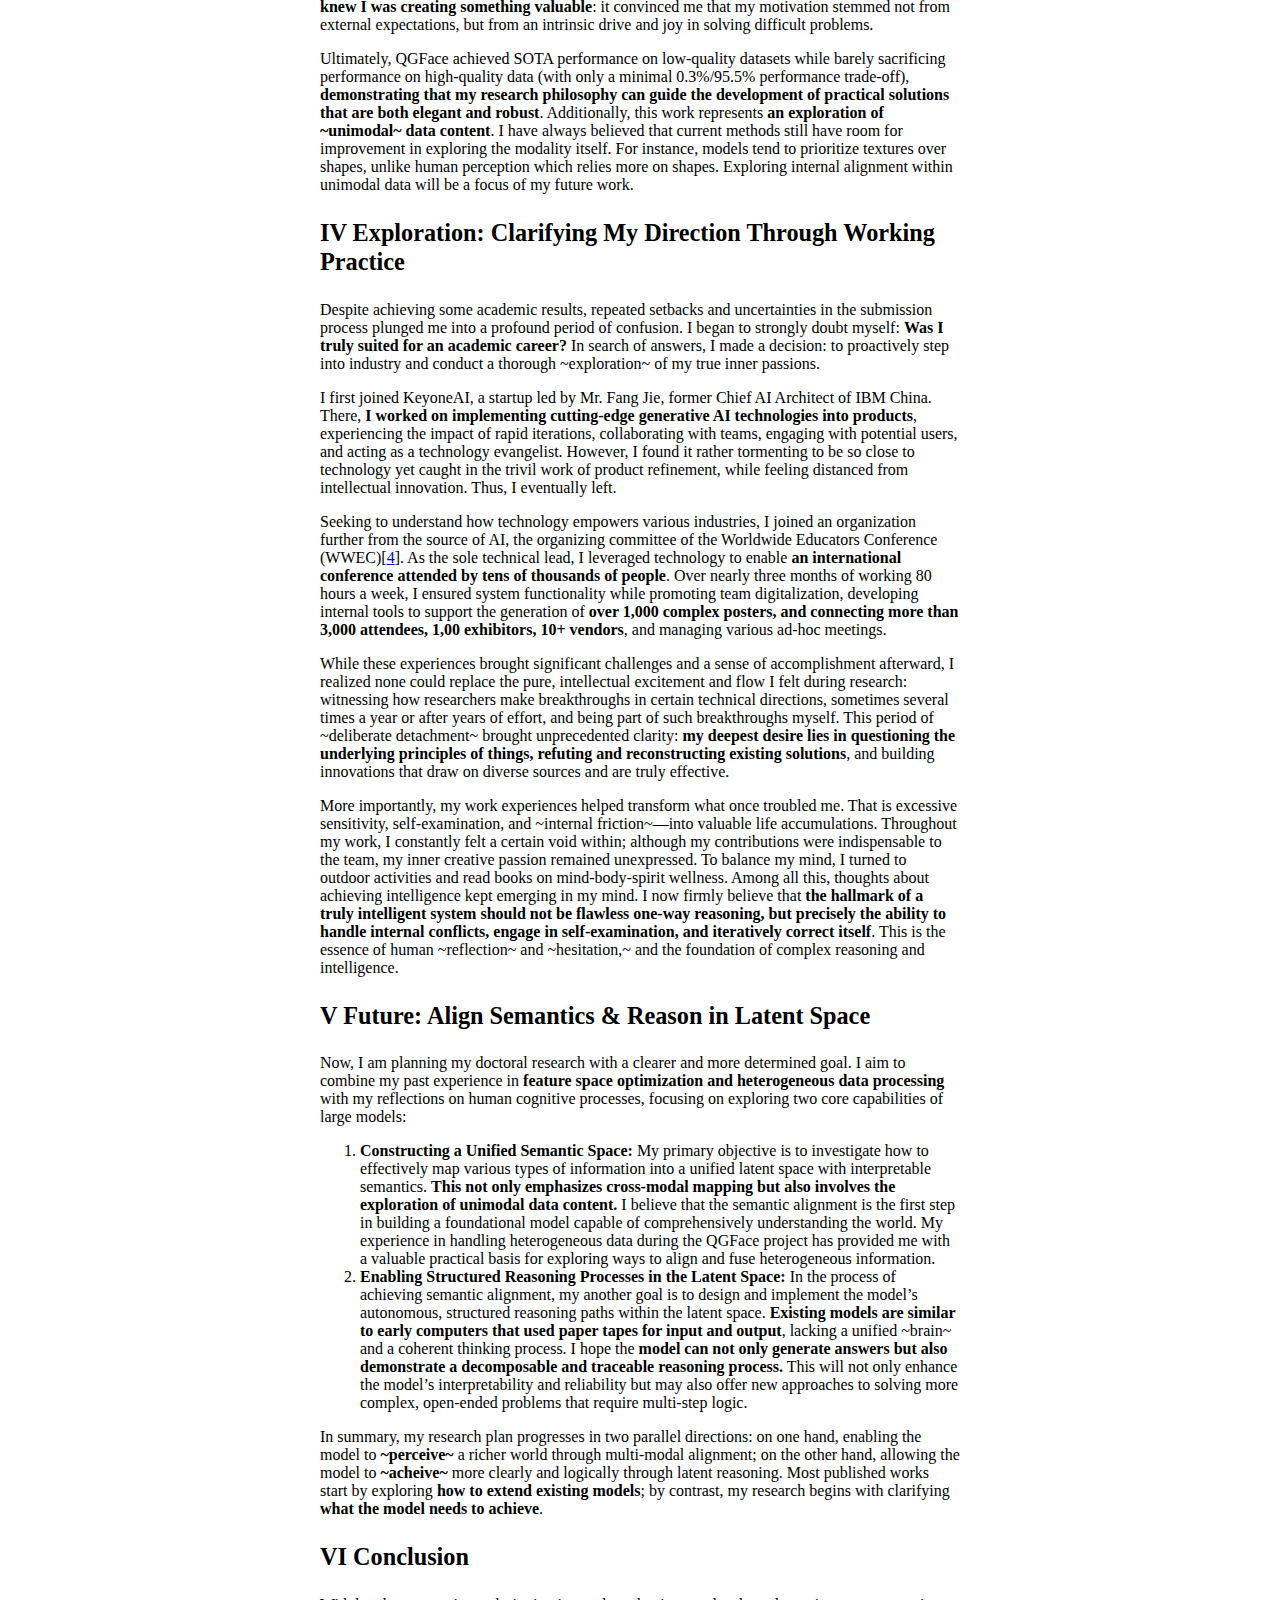
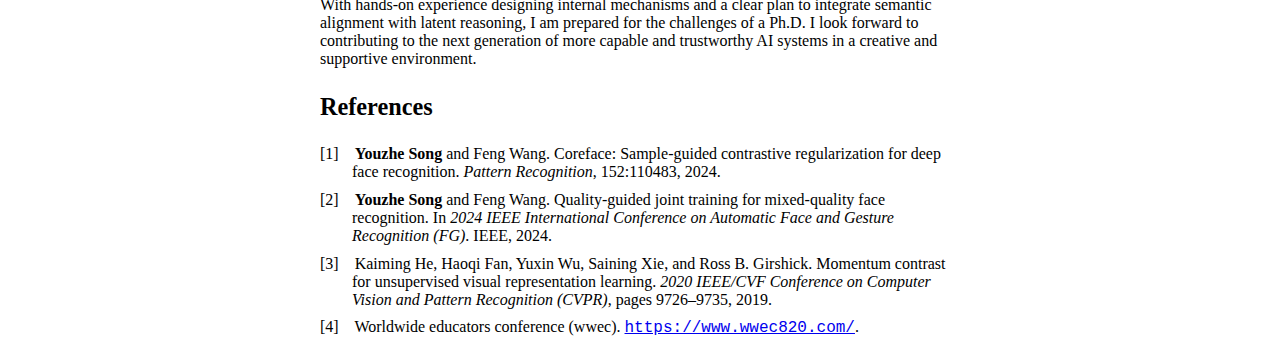
<file: SOP/SOP.html>
<!DOCTYPE html> 
<html lang='en-US' xml:lang='en-US'> 
<head><title></title> 
<meta charset='utf-8' /> 
<meta content='TeX4ht (https://tug.org/tex4ht/)' name='generator' /> 
<meta content='width=device-width,initial-scale=1' name='viewport' /> 
<link href='SOP.css' rel='stylesheet' type='text/css' /> 
<meta content='SOP.tex' name='src' /> 
</head><body>
<!-- l. 84 --><p class='noindent'></p><div class='minipage'>
<span class='bchb8t-x-x-109'>STATEMENT
OF
PURPOSE</span><br />                                             </div><div class='minipage'>                                                               <span class='bchb8t-x-x-109'>Youzhe
                                                                  Song</span><br />
                                                                       <a href='https://isidoresong.github.io/'><img alt='x
                                               ' src='SOP0x.png' /><span class='bchr8t-'> Homepage</span></a><br />
                                                                    Computer
                                                                  Science
                                                                       PhD
                                                              Applicant,
                                                                        Fall
                                                                      2026</div>
<h3 class='sectionHead' id='introduction-my-research-interests-and-perspective'><span class='titlemark'>I    </span> <a id='x1-1000I'></a>Introduction: My Research Interests and Perspective</h3>
<!-- l. 102 --><p class='noindent'>Current AI models have achieved remarkable success across tasks, yet their internal mechanisms remain
largely a ~black box.~ We know what models can do, and to some extent how they do it in specific
details, but we lack an intuitively human-understandable view of their cognitive and reasoning
processes. I believe that a key step toward more general and reliable AI lies in understanding
and designing the model’s internal information-processing mechanisms. My research interests
center on two core questions: First, how can we enable the model to <span class='bchb8t-x-x-109'>understand and align
information from different modals</span> (e.g., images and text) in a human-like manner? Second,
can we construct within the model a <span class='bchb8t-x-x-109'>human-intuitive, stepwise, and organic reasoning
trajectory</span>?
</p><!-- l. 104 --><p class='noindent'>My goal is to explore how to realize the fusion of these two abilities in a high-dimensional latent space,
enabling models not only to ~see~ and ~read~ the world, but also to reason about it in a transparent and
trustworthy way.
</p><!-- l. 106 --><p class='noindent'>
</p>
<h3 class='sectionHead' id='robust-feature-representations-coreface-coreface'><span class='titlemark'>II    </span> <a id='x1-2000II'></a>Robust Feature Representations (CoReFace) <span class='cite'>[<a href='#Xcoreface'>1</a>]</span></h3>
<!-- l. 108 --><p class='noindent'>My research journey began with a deep fascination for self-supervised contrastive learning. It does not rely
on expensive human annotations; instead, it learns from the structure inherent in data. Its elegance
and potential captivated me. However, the realities of <span class='bchb8t-x-x-109'>my lab with very limited computing
resource and diverse student directions</span> pushed me to give it up and pursue a more inexpensive
alternative.
</p><!-- l. 110 --><p class='noindent'>I found face recognition to be an ideal ~sandbox.~ I observed its deep kinship with contrastive learning:
<span class='bchb8t-x-x-109'>both carefully shape the feature distributions in high-dimensional space</span> and share the same goal.
Building on this, I proposed the CoReFace framework, which introduces contrastive learning into
classification to achieve robust feature representations.
                                                                                          
                                                                                          
</p><!-- l. 112 --><p class='noindent'>In fine-grained recognition tasks such as face recognition, traditional image enhancement methods tend to
destroy critical identity information. Since addressing the issue at the image level was not feasible, <span class='bchb8t-x-x-109'>I
shifted my focus to exploring feature-level processing approaches.</span> I employed Dropout, which is
essentially a random perturbation at the feature level; it can construct feature pairs for contrastive learning
without undermining the semantic information of images.
</p><!-- l. 114 --><p class='noindent'>Furthermore, I identified and addressed compatibility issues in the joint training process of classification
and contrastive learning. These issues included two key aspects: <span class='bchb8t-x-x-109'>the supervision signal in contrastive
learning being too weak to generate effective optimization, and the problem of semantic duplicate
calculation in some sample pairs.</span> To tackle these, I conducted in-depth optimization of the contrastive
learning loss function by introducing a dynamic similarity constraint, which ensured the maintenance of
effective training gradients throughout the entire training process. For the issue of semantic duplication in
sample pairs, I opted to restructure the scheme for constructing sample pairs used in contrastive
learning.
</p><!-- l. 116 --><p class='noindent'>By introducing a regularization term guided by contrastive learning, I proactively ~arranged~ the geometric
structure of the feature space. Ultimately, this method successfully <span class='bchb8t-x-x-109'>increased the similarity margin
between positive and negative pairs by 15%</span>. In this work, I took the lead in overseeing the entire
lifecycle, spanning from background research and scheme design to independent verification and paper
writing. This experience enabled me to achieve a cognitive transition in my identity, moving from a
~student~ to a ~researcher~.
</p><!-- l. 118 --><p class='noindent'>
</p>
<h3 class='sectionHead' id='a-unified-framework-for-heterogeneous-data-qgface-qgface'><span class='titlemark'>III    </span> <a id='x1-3000III'></a>A Unified Framework for Heterogeneous Data (QGFace) <span class='cite'>[<a href='#Xqgface'>2</a>]</span></h3>
<!-- l. 120 --><p class='noindent'>After completing CoReFace, I was eager to conduct research that would establish a more direct connection
with the real world. <span class='bchb8t-x-x-109'>This idea was inspired while I was browsing through my phone’s photo album</span>:
the built-in AI face clustering feature didn’t perform well when processing my family photos, often missing
pictures of certain individuals. I realized that <span class='bchb8t-x-x-109'>low-quality data</span> in real-world scenarios, resulting from
factors like shooting distance, composition, and lighting, <span class='bchb8t-x-x-109'>differs significantly from the datasets
commonly used in general face recognition</span>.
</p><!-- l. 122 --><p class='noindent'>Hoping to achieve unified processing of data with varying quality <span class='bchb8t-x-x-109'>through an elegant and efficient
method</span>, I initiated the QGFace project. It was developed based on a single-encoder architecture,
eliminating redundant components such as super-resolution modules and teacher-student networks used in
existing solutions. <span class='bchb8t-x-x-109'>Clear images facilitate accurate person identification, while extremely
blurry or occluded images make it nearly impossible to determine the corresponding
identity</span>. Based on this assumption, I applied different supervision signals to encoded features of
varying quality: classification loss for high-quality data and contrastive loss for low-quality
data.
</p><!-- l. 125 --><p class='noindent'>During the process, I discovered that contrastive learning underperformed due to insufficient sample pairs,
prompting me to design a real-time encoding queue. <span class='bchb8t-x-x-109'>Unlike the momentum encoding queue commonly
used in contrastive learning</span><span class='cite'>[<a href='#Xmoco'>3</a>]</span>, its features do not come from momentum encoders but from the training
encoder. Meanwhile, these encoding results are updated using the differences between classification
vectors at different update steps.
                                                                                          
                                                                                          
</p><!-- l. 127 --><p class='noindent'>To meet the submission deadline, I immersed myself fully in the work. During that period, <span class='bchb8t-x-x-109'>my
day was divided into multiple work sessions, and GPU processing time became my only
breaks</span>. This experience was not a heavy burden for me, nor did I fall into a state of depression,
because <span class='bchb8t-x-x-109'>I knew I was creating something valuable</span>: it convinced me that my motivation
stemmed not from external expectations, but from an intrinsic drive and joy in solving difficult
problems.
</p><!-- l. 129 --><p class='noindent'>Ultimately, QGFace achieved SOTA performance on low-quality datasets while barely sacrificing
performance on high-quality data (with only a minimal 0.3%/95.5% performance trade-off),
<span class='bchb8t-x-x-109'>demonstrating that my research philosophy can guide the development of practical solutions that
are both elegant and robust</span>. Additionally, this work represents <span class='bchb8t-x-x-109'>an exploration of ~unimodal~ data
content</span>. I have always believed that current methods still have room for improvement in exploring the
modality itself. For instance, models tend to prioritize textures over shapes, unlike human perception which
relies more on shapes. Exploring internal alignment within unimodal data will be a focus of my future
work.
</p><!-- l. 131 --><p class='noindent'>
</p>
<h3 class='sectionHead' id='exploration-clarifying-my-direction-through-working-practice-'><span class='titlemark'>IV    </span> <a id='x1-4000IV'></a>Exploration: Clarifying My Direction Through Working Practice </h3>
<!-- l. 133 --><p class='noindent'>Despite achieving some academic results, repeated setbacks and uncertainties in the submission process
plunged me into a profound period of confusion. I began to strongly doubt myself: <span class='bchb8t-x-x-109'>Was I truly suited for
an academic career?</span> In search of answers, I made a decision: to proactively step into industry and conduct
a thorough ~exploration~ of my true inner passions.
</p><!-- l. 135 --><p class='noindent'>I first joined KeyoneAI, a startup led by Mr. Fang Jie, former Chief AI Architect of IBM China. There, <span class='bchb8t-x-x-109'>I
worked on implementing cutting-edge generative AI technologies into products</span>, experiencing the
impact of rapid iterations, collaborating with teams, engaging with potential users, and acting as a
technology evangelist. However, I found it rather tormenting to be so close to technology yet caught in the
trivil work of product refinement, while feeling distanced from intellectual innovation. Thus, I eventually
left.
</p><!-- l. 137 --><p class='noindent'>Seeking to understand how technology empowers various industries, I joined an organization
further from the source of AI, the organizing committee of the Worldwide Educators Conference
(WWEC)<span class='cite'>[<a href='#Xwwec'>4</a>]</span>. As the sole technical lead, I leveraged technology to enable <span class='bchb8t-x-x-109'>an international
conference attended by tens of thousands of people</span>. Over nearly three months of working 80
hours a week, I ensured system functionality while promoting team digitalization, developing
internal tools to support the generation of <span class='bchb8t-x-x-109'>over 1,000 complex posters, and connecting
more than 3,000 attendees, 1,00 exhibitors, 10+ vendors</span>, and managing various ad-hoc
meetings.
</p><!-- l. 140 --><p class='noindent'>While these experiences brought significant challenges and a sense of accomplishment afterward, I realized
none could replace the pure, intellectual excitement and flow I felt during research: witnessing how
researchers make breakthroughs in certain technical directions, sometimes several times a year or after
years of effort, and being part of such breakthroughs myself. This period of ~deliberate detachment~
brought unprecedented clarity: <span class='bchb8t-x-x-109'>my deepest desire lies in questioning the underlying principles of
things, refuting and reconstructing existing solutions</span>, and building innovations that draw on diverse
sources and are truly effective.
                                                                                          
                                                                                          
</p><!-- l. 142 --><p class='noindent'>More importantly, my work experiences helped transform what once troubled me. That is excessive
sensitivity, self-examination, and ~internal friction~—into valuable life accumulations. Throughout my
work, I constantly felt a certain void within; although my contributions were indispensable to
the team, my inner creative passion remained unexpressed. To balance my mind, I turned to
outdoor activities and read books on mind-body-spirit wellness. Among all this, thoughts about
achieving intelligence kept emerging in my mind. I now firmly believe that <span class='bchb8t-x-x-109'>the hallmark of a truly
intelligent system should not be flawless one-way reasoning, but precisely the ability to handle
internal conflicts, engage in self-examination, and iteratively correct itself</span>. This is the
essence of human ~reflection~ and ~hesitation,~ and the foundation of complex reasoning and
intelligence.
</p><!-- l. 144 --><p class='noindent'>
</p>
<h3 class='sectionHead' id='future-align-semantics-reason-in-latent-space'><span class='titlemark'>V    </span> <a id='x1-5000V'></a>Future: Align Semantics &amp; Reason in Latent Space</h3>
<!-- l. 146 --><p class='noindent'>Now, I am planning my doctoral research with a clearer and more determined goal. I aim to combine my
past experience in <span class='bchb8t-x-x-109'>feature space optimization and heterogeneous data processing</span> with my
reflections on human cognitive processes, focusing on exploring two core capabilities of large
models:
     </p><ol class='enumerate1'>
<li class='enumerate' id='x1-5002x1'><span class='bchb8t-x-x-109'>Constructing
     a
     Unified
     Semantic
     Space:</span>
     My
     primary
     objective
     is
     to
     investigate
     how
     to
     effectively
     map
     various
     types
     of
     information
     into
     a
     unified
     latent
                                                                                          
                                                                                          
     space
     with
     interpretable
     semantics.
     <span class='bchb8t-x-x-109'>This
     not
     only
     emphasizes
     cross-modal
     mapping
     but
     also
     involves
     the
     exploration
     of
     unimodal
     data
     content.</span>
     I
     believe
     that
     the
     semantic
     alignment
     is
     the
     first
     step
     in
     building
     a
     foundational
     model
     capable
     of
     comprehensively
     understanding
     the
     world.
     My
     experience
     in
     handling
     heterogeneous
     data
     during
     the
     QGFace
     project
                                                                                          
                                                                                          
     has
     provided
     me
     with
     a
     valuable
     practical
     basis
     for
     exploring
     ways
     to
     align
     and
     fuse
     heterogeneous
     information.
     </li>
<li class='enumerate' id='x1-5004x2'><span class='bchb8t-x-x-109'>Enabling
     Structured
     Reasoning
     Processes
     in
     the
     Latent
     Space:</span>
     In
     the
     process
     of
     achieving
     semantic
     alignment,
     my
     another
     goal
     is
     to
     design
     and
     implement
     the
     model’s
     autonomous,
     structured
     reasoning
     paths
                                                                                          
                                                                                          
     within
     the
     latent
     space.
     <span class='bchb8t-x-x-109'>Existing
     models
     are
     similar
     to
     early
     computers
     that
     used
     paper
     tapes
     for
     input
     and
     output</span>,
     lacking
     a
     unified
     ~brain~
     and
     a
     coherent
     thinking
     process.
     I
     hope
     the
     <span class='bchb8t-x-x-109'>model
     can
     not
     only
     generate
     answers
     but
     also
     demonstrate
     a
     decomposable
     and
     traceable
     reasoning
     process.</span>
     This
     will
     not
     only
                                                                                          
                                                                                          
     enhance
     the
     model’s
     interpretability
     and
     reliability
     but
     may
     also
     offer
     new
     approaches
     to
     solving
     more
     complex,
     open-ended
     problems
     that
     require
     multi-step
     logic.</li></ol>
<!-- l. 152 --><p class='noindent'>In summary, my research plan progresses in two parallel directions: on one hand, enabling the model to
<span class='bchb8t-x-x-109'>~perceive~</span> a richer world through multi-modal alignment; on the other hand, allowing the model to
<span class='bchb8t-x-x-109'>~acheive~</span> more clearly and logically through latent reasoning. Most published works start by exploring
<span class='bchb8t-x-x-109'>how to extend existing models</span>; by contrast, my research begins with clarifying <span class='bchb8t-x-x-109'>what the model needs to
achieve</span>.
</p><!-- l. 154 --><p class='noindent'>
</p>
<h3 class='sectionHead' id='conclusion'><span class='titlemark'>VI    </span> <a id='x1-6000VI'></a>Conclusion</h3>
<!-- l. 156 --><p class='noindent'>With hands-on experience designing internal mechanisms and a clear plan to integrate <span class='pplri8t-x-x-109'>semantic alignment</span>
with <span class='pplri8t-x-x-109'>latent reasoning</span>, I am prepared for the challenges of a Ph.D. I look forward to contributing to
the next generation of more capable and trustworthy AI systems in a creative and supportive
environment.
</p><!-- l. 1 --><p class='noindent'>
</p>
<h3 class='likesectionHead' id='references'><a id='x1-7000'></a>References</h3>
<!-- l. 1 --><p class='noindent'>
                                                                                          
                                                                                          
    </p><div class='thebibliography'>
    <p class='bibitem'><span class='biblabel'>
 [1]<span class='bibsp'>   </span></span>
    <a id='Xcoreface'></a><span class='bchb8t-x-x-109'>Youzhe
    Song</span>
    and
    Feng
    Wang.
    Coreface:
    Sample-guided
    contrastive
    regularization
    for
    deep
    face
    recognition.
    <span class='bchri8t-x-x-109'>Pattern
    Recognition</span>,
    152:110483,
    2024.
    </p>
    <p class='bibitem'><span class='biblabel'>
 [2]<span class='bibsp'>   </span></span>
    <a id='Xqgface'></a><span class='bchb8t-x-x-109'>Youzhe
    Song</span>
    and
    Feng
    Wang.
    Quality-guided
    joint
    training
    for
    mixed-quality
    face
    recognition.
    In
    <span class='bchri8t-x-x-109'>2024
    IEEE
    International
    Conference
    on
    Automatic
    Face
    and
    Gesture
    Recognition
    (FG)</span>.
                                                                                          
                                                                                          
    IEEE,
    2024.
    </p>
    <p class='bibitem'><span class='biblabel'>
 [3]<span class='bibsp'>   </span></span>
    <a id='Xmoco'></a>Kaiming
    He,
    Haoqi
    Fan,
    Yuxin
    Wu,
    Saining
    Xie,
    and
    Ross B.
    Girshick.
    Momentum
    contrast
    for
    unsupervised
    visual
    representation
    learning.
    <span class='bchri8t-x-x-109'>2020
    IEEE/CVF
    Conference
    on
    Computer
    Vision
    and
    Pattern
    Recognition
    (CVPR)</span>,
    pages
    9726–9735,
    2019.
    </p>
    <p class='bibitem'><span class='biblabel'>
 [4]<span class='bibsp'>   </span></span>
    <a id='Xwwec'></a>Worldwide
    educators
    conference
    (wwec).
    
<a class='url' href='https://www.wwec820.com/'><span class='ectt-1095'>https://www.wwec820.com/</span></a>.
</p>
                                                                                          
                                                                                          
    </div>
 
</body> 
</html>
</file>
<file: CV/2026Fall_Youzhe_Song_CV_phd.css>
/* start css.sty */
.XCharter-Roman-tlf-t1-{font-name: 'XCharter', serif}
.XCharter-Bold-tlf-t1-{font-weight: bold; font-name: 'XCharter', serif}
.XCharter-Bold-tlf-t1-{font-weight: bold; font-name: 'XCharter', serif}
.XCharter-Bold-tlf-t1-x-x-240{font-size:240%;font-weight: bold; font-name: 'XCharter', serif}
.XCharter-Bold-tlf-t1-x-x-240{font-weight: bold; font-name: 'XCharter', serif}
.fa5free1solid-x-x-80{font-size:80%; font-family: 'Font Awesome 5 Free Solid', serif;}
.fa5free2solid-x-x-80{font-size:80%; font-family: 'Font Awesome 5 Free Solid', serif;}
.fa5free1regular-x-x-80{font-size:80%; font-family: 'Font Awesome 5 Free Regular', serif;}
.XCharter-Italic-tlf-t1-{font-style: italic; font-name: 'XCharter', serif}
.fa5free2solid-{ font-family: 'Font Awesome 5 Free Solid', serif;}
.fa5brands0-{ font-family: 'Font Awesome 5 Brands Regular', serif;}
p{margin-top:0;margin-bottom:0}
p.indent{text-indent:0;}
p + p{margin-top:1em;}
p + div, p + pre {margin-top:1em;}
div + p, pre + p {margin-top:1em;}
a { overflow-wrap: break-word; word-wrap: break-word; word-break: break-word; hyphens: auto; }
@media print {div.crosslinks {visibility:hidden;}}
table.tabular{border-collapse: collapse; border-spacing: 0;}
a img { border-top: 0; border-left: 0; border-right: 0; }
center { margin-top:1em; margin-bottom:1em; }
td center { margin-top:0em; margin-bottom:0em; }
.Canvas { position:relative; }
img.math{vertical-align:middle;}
div.par-math-display, div.math-display{text-align:center;}
body{ margin:1em auto; max-width:80ch; padding:0 .62em; }
h1,h2,h3,h4,h5 { line-height:1.2; }
@media print{ body{ max-width:none } }
.partHead, .likepartHead { font-size: 2em; }
.chapterHead, .likechapterHead { font-size: 1.7411em; }
.sectionHead, .likesectionHead { font-size: 1.5157em; }
.subsectionHead, .likesubsectionHead { font-size: 1.3195em; }
.subsubsectionHead, .likesubsubsectionHead { font-size: 1.1487em; }
 @media (prefers-color-scheme: dark) { img[src^="2026Fall_Youzhe_Song_CV_phd"]{filter: invert(1); } } 
li p.indent { text-indent: 0em }
li p:first-child{ margin-top:0em; }
li p:last-child, li div:last-child { margin-bottom:0.5em; }
li p:first-child{ margin-bottom:0; }
li p~ul:last-child, li p~ol:last-child{ margin-bottom:0.5em; }
.enumerate1 {list-style-type:decimal;}
.enumerate2 {list-style-type:lower-alpha;}
.enumerate3 {list-style-type:lower-roman;}
.enumerate4 {list-style-type:upper-alpha;}
div.newtheorem { margin-bottom: 2em; margin-top: 2em;}
div.newtheorem .head{font-weight: bold;}
.obeylines-h,.obeylines-v {white-space: nowrap; }
div.obeylines-v p { margin-top:0; margin-bottom:0; }
.overline{ text-decoration:overline; }
.overline img{ border-top: 1px solid black; }
td.displaylines {text-align:center; white-space:nowrap;}
.centerline {text-align:center;}
.rightline {text-align:right;}
pre.verbatim {font-family: monospace,monospace; text-align:left; clear:both; }
.fbox {padding-left:3.0pt; padding-right:3.0pt; text-indent:0pt; border:solid black 0.4pt; }
div.fbox {display:table}
div.center div.fbox {text-align:center; clear:both; padding-left:3.0pt; padding-right:3.0pt; text-indent:0pt; border:solid black 0.4pt; }
div.minipage{width:100%;}
div.center, div.center div.center {text-align: center; margin-left:1em; margin-right:1em;}
div.center div {text-align: left;}
div.flushright, div.flushright div.flushright {text-align: right;}
div.flushright div {text-align: left;}
div.flushleft {text-align: left;}
.underline{ text-decoration:underline; }
.underline img{ border-bottom: 1px solid black; margin-bottom:1pt; }
.framebox-c, .framebox-l, .framebox-r { padding-left:3.0pt; padding-right:3.0pt; text-indent:0pt; border:solid black 0.4pt; }
.framebox-c {text-align:center;}
.framebox-l {text-align:left;}
.framebox-r {text-align:right;}
span.thank-mark{ vertical-align: super }
span.footnote-mark sup.textsuperscript, span.footnote-mark a sup.textsuperscript{ font-size:80%; }
div.tabular, div.center div.tabular {text-align: center; margin-top:0.5em; margin-bottom:0.5em; }
table.tabular td p{margin-top:0em;}
table.tabular {margin-left: auto; margin-right: auto;}
td p:first-child{ margin-top:0em; }
td p:last-child{ margin-bottom:0em; }
div.td00{ margin-left:0pt; margin-right:0pt; }
div.td01{ margin-left:0pt; margin-right:5pt; }
div.td10{ margin-left:5pt; margin-right:0pt; }
div.td11{ margin-left:5pt; margin-right:5pt; }
table[rules] {border-left:solid black 0.4pt; border-right:solid black 0.4pt; }
td.td00{ padding-left:0pt; padding-right:0pt; }
td.td01{ padding-left:0pt; padding-right:5pt; }
td.td10{ padding-left:5pt; padding-right:0pt; }
td.td11{ padding-left:5pt; padding-right:5pt; }
table[rules] {border-left:solid black 0.4pt; border-right:solid black 0.4pt; }
.hline hr, .cline hr{ height : 0px; margin:0px; }
.hline td, .cline td{ padding: 0; }
.hline hr, .cline hr{border:none;border-top:1px solid black;}
.hline {border-top: 1px solid black;}
.hline + .vspace:last-child{display:none;}
.hline:first-child{border-bottom:1px solid black;border-top:none;}
.tabbing-right {text-align:right;}
div.float, div.figure {margin-left: auto; margin-right: auto;}
div.float img {text-align:center;}
div.figure img {text-align:center;}
.marginpar,.reversemarginpar {width:20%; float:right; text-align:left; margin-left:auto; margin-top:0.5em; font-size:85%; text-decoration:underline;}
.marginpar p,.reversemarginpar p{margin-top:0.4em; margin-bottom:0.4em;}
.reversemarginpar{float:left;}
table.equation {width:100%;}
.equation td{text-align:center; }
td.equation { margin-top:1em; margin-bottom:1em; } 
td.equation-label { width:5%; text-align:center; }
td.eqnarray4 { width:5%; white-space: normal; }
td.eqnarray2 { width:5%; }
table.eqnarray-star, table.eqnarray {width:100%;}
div.eqnarray{text-align:center;}
div.array {text-align:center;}
div.pmatrix {text-align:center;}
table.pmatrix {width:100%;}
span.pmatrix img{vertical-align:middle;}
div.pmatrix {text-align:center;}
table.pmatrix {width:100%;}
span.bar-css {text-decoration:overline;}
img.cdots{vertical-align:middle;}
.partToc a, .partToc, .likepartToc a, .likepartToc {line-height: 200%; font-weight:bold; font-size:110%;}
.index-item, .index-subitem, .index-subsubitem {display:block}
div.caption {text-indent:-2em; margin-left:3em; margin-right:1em; text-align:left;}
div.caption span.id{font-weight: bold; white-space: nowrap; }
h1.partHead{text-align: center}
p.bibitem { text-indent: -2em; margin-left: 2em; margin-top:0.6em; margin-bottom:0.6em; }
p.bibitem-p { text-indent: 0em; margin-left: 2em; margin-top:0.6em; margin-bottom:0.6em; }
.subsubsectionHead, .likesubsubsectionHead { font-size: 1em; }
.paragraphHead, .likeparagraphHead { margin-top:2em; font-weight: bold;}
.subparagraphHead, .likesubparagraphHead { font-weight: bold;}
.verse{white-space:nowrap; margin-left:2em}
div.maketitle {text-align:center;}
h2.titleHead{text-align:center;}
div.maketitle{ margin-bottom: 2em; }
div.author, div.date {text-align:center;}
div.thanks{text-align:left; margin-left:10%; font-size:85%; font-style:italic; }
div.author{white-space: nowrap;}
div.abstract p {margin-left:5%; margin-right:5%;}
div.abstract {width:100%;}
.abstracttitle{text-align:center;margin-bottom:1em;}
.subsectionToc, .likesubsectionToc {margin-left:1em;}
.subsubsectionToc, .likesubsubsectionToc {margin-left:2em;}
.paragraphToc, .likeparagraphToc {margin-left:3em;}
.subparagraphToc, .likesubparagraphToc {margin-left:4em;}
figure.float, div.figure {margin-left: auto; margin-right: auto;}
figure.figure {text-align:center;}
figcaption.caption {text-indent:-2em; margin-left:3em; margin-right:1em; text-align:center;}
figcaption.caption span.id{font-weight: bold; white-space: nowrap; }
p + figcaption, img + figcaption{margin-top: 1em;}
.abstract{margin:1em;}
div.tabular, div.center div.tabular {text-align: center; margin-top:0.5em; margin-bottom:0.5em; }
table.tabular td p{margin-top:0em;}
table.tabular {margin-left: auto; margin-right: auto;}
td p:first-child{ margin-top:0em; }
td p:last-child{ margin-bottom:0em; }
div.td00{ margin-left:0pt; margin-right:0pt; }
div.td01{ margin-left:0pt; margin-right:5pt; }
div.td10{ margin-left:5pt; margin-right:0pt; }
div.td11{ margin-left:5pt; margin-right:5pt; }
table[rules] {border-left:solid black 0.4pt; border-right:solid black 0.4pt; }
td.td00{ padding-left:0pt; padding-right:0pt; }
td.td01{ padding-left:0pt; padding-right:5pt; }
td.td10{ padding-left:5pt; padding-right:0pt; }
td.td11{ padding-left:5pt; padding-right:5pt; }
table[rules] {border-left:solid black 0.4pt; border-right:solid black 0.4pt; }
.hline hr, .cline hr{ height : 0px; margin:0px; }
.hline td, .cline td{ padding: 0; }
.hline hr, .cline hr{border:none;border-top:1px solid black;}
.hline {border-top: 1px solid black;}
.hline + .vspace:last-child{display:none;}
.hline:first-child{border-bottom:1px solid black;border-top:none;}
div.array {text-align:center;}
dl.enumerate-enumitem{display:grid; grid-template-columns: 3ch 1fr; align-items: top; row-gap:1ch;}
.equation td{text-align:center; }
.equation-star td{text-align:center; }
table.equation-star { width:100%; }
table.equation { width:100%; }
table.align, table.alignat, table.xalignat, table.xxalignat, table.flalign {width:95%; margin-left:5%; white-space: nowrap;}
table.align-star, table.alignat-star, table.xalignat-star, table.flalign-star {margin-left:auto; margin-right:auto; white-space: nowrap;}
td.align-label { width:5%; text-align:center; }
td.align-odd { text-align:right; padding-right:0.3em;}
td.align-even { text-align:left; padding-right:0.6em;}
table.multline, table.multline-star {width:100%;}
td.gather {text-align:center; }
table.gather {width:100%;}
div.gather-star {text-align:center;}
/* end css.sty */
</file>
<file: SOP/SOP.css>
/* start css.sty */
.bchr8t-x-x-109{}
.bchb8t-x-x-109{font-weight: bold;}
.bchr8t-{font-size:90%;}
.fa5free1solid-{font-size:90%; font-family: 'Font Awesome 5 Free Solid', serif;}
.ectt-1095{ font-family: monospace,monospace;}
.bchri8t-x-x-109{font-style: italic;}
p{margin-top:0;margin-bottom:0}
p.indent{text-indent:0;}
p + p{margin-top:1em;}
p + div, p + pre {margin-top:1em;}
div + p, pre + p {margin-top:1em;}
a { overflow-wrap: break-word; word-wrap: break-word; word-break: break-word; hyphens: auto; }
@media print {div.crosslinks {visibility:hidden;}}
table.tabular{border-collapse: collapse; border-spacing: 0;}
a img { border-top: 0; border-left: 0; border-right: 0; }
center { margin-top:1em; margin-bottom:1em; }
td center { margin-top:0em; margin-bottom:0em; }
.Canvas { position:relative; }
img.math{vertical-align:middle;}
div.par-math-display, div.math-display{text-align:center;}
body{ margin:1em auto; max-width:80ch; padding:0 .62em; }
h1,h2,h3,h4,h5 { line-height:1.2; }
@media print{ body{ max-width:none } }
.partHead, .likepartHead { font-size: 2em; }
.chapterHead, .likechapterHead { font-size: 1.7411em; }
.sectionHead, .likesectionHead { font-size: 1.5157em; }
.subsectionHead, .likesubsectionHead { font-size: 1.3195em; }
.subsubsectionHead, .likesubsubsectionHead { font-size: 1.1487em; }
 @media (prefers-color-scheme: dark) { img[src^="SOP"]{filter: invert(1); } } 
li p.indent { text-indent: 0em }
li p:first-child{ margin-top:0em; }
li p:last-child, li div:last-child { margin-bottom:0.5em; }
li p:first-child{ margin-bottom:0; }
li p~ul:last-child, li p~ol:last-child{ margin-bottom:0.5em; }
.enumerate1 {list-style-type:decimal;}
.enumerate2 {list-style-type:lower-alpha;}
.enumerate3 {list-style-type:lower-roman;}
.enumerate4 {list-style-type:upper-alpha;}
div.newtheorem { margin-bottom: 2em; margin-top: 2em;}
div.newtheorem .head{font-weight: bold;}
.obeylines-h,.obeylines-v {white-space: nowrap; }
div.obeylines-v p { margin-top:0; margin-bottom:0; }
.overline{ text-decoration:overline; }
.overline img{ border-top: 1px solid black; }
td.displaylines {text-align:center; white-space:nowrap;}
.centerline {text-align:center;}
.rightline {text-align:right;}
pre.verbatim {font-family: monospace,monospace; text-align:left; clear:both; }
.fbox {padding-left:3.0pt; padding-right:3.0pt; text-indent:0pt; border:solid black 0.4pt; }
div.fbox {display:table}
div.center div.fbox {text-align:center; clear:both; padding-left:3.0pt; padding-right:3.0pt; text-indent:0pt; border:solid black 0.4pt; }
div.minipage{width:100%;}
div.center, div.center div.center {text-align: center; margin-left:1em; margin-right:1em;}
div.center div {text-align: left;}
div.flushright, div.flushright div.flushright {text-align: right;}
div.flushright div {text-align: left;}
div.flushleft {text-align: left;}
.underline{ text-decoration:underline; }
.underline img{ border-bottom: 1px solid black; margin-bottom:1pt; }
.framebox-c, .framebox-l, .framebox-r { padding-left:3.0pt; padding-right:3.0pt; text-indent:0pt; border:solid black 0.4pt; }
.framebox-c {text-align:center;}
.framebox-l {text-align:left;}
.framebox-r {text-align:right;}
span.thank-mark{ vertical-align: super }
span.footnote-mark sup.textsuperscript, span.footnote-mark a sup.textsuperscript{ font-size:80%; }
div.tabular, div.center div.tabular {text-align: center; margin-top:0.5em; margin-bottom:0.5em; }
table.tabular td p{margin-top:0em;}
table.tabular {margin-left: auto; margin-right: auto;}
td p:first-child{ margin-top:0em; }
td p:last-child{ margin-bottom:0em; }
div.td00{ margin-left:0pt; margin-right:0pt; }
div.td01{ margin-left:0pt; margin-right:5pt; }
div.td10{ margin-left:5pt; margin-right:0pt; }
div.td11{ margin-left:5pt; margin-right:5pt; }
table[rules] {border-left:solid black 0.4pt; border-right:solid black 0.4pt; }
td.td00{ padding-left:0pt; padding-right:0pt; }
td.td01{ padding-left:0pt; padding-right:5pt; }
td.td10{ padding-left:5pt; padding-right:0pt; }
td.td11{ padding-left:5pt; padding-right:5pt; }
table[rules] {border-left:solid black 0.4pt; border-right:solid black 0.4pt; }
.hline hr, .cline hr{ height : 0px; margin:0px; }
.hline td, .cline td{ padding: 0; }
.hline hr, .cline hr{border:none;border-top:1px solid black;}
.hline {border-top: 1px solid black;}
.hline + .vspace:last-child{display:none;}
.hline:first-child{border-bottom:1px solid black;border-top:none;}
.tabbing-right {text-align:right;}
div.float, div.figure {margin-left: auto; margin-right: auto;}
div.float img {text-align:center;}
div.figure img {text-align:center;}
.marginpar,.reversemarginpar {width:20%; float:right; text-align:left; margin-left:auto; margin-top:0.5em; font-size:85%; text-decoration:underline;}
.marginpar p,.reversemarginpar p{margin-top:0.4em; margin-bottom:0.4em;}
.reversemarginpar{float:left;}
table.equation {width:100%;}
.equation td{text-align:center; }
td.equation { margin-top:1em; margin-bottom:1em; } 
td.equation-label { width:5%; text-align:center; }
td.eqnarray4 { width:5%; white-space: normal; }
td.eqnarray2 { width:5%; }
table.eqnarray-star, table.eqnarray {width:100%;}
div.eqnarray{text-align:center;}
div.array {text-align:center;}
div.pmatrix {text-align:center;}
table.pmatrix {width:100%;}
span.pmatrix img{vertical-align:middle;}
div.pmatrix {text-align:center;}
table.pmatrix {width:100%;}
span.bar-css {text-decoration:overline;}
img.cdots{vertical-align:middle;}
.partToc a, .partToc, .likepartToc a, .likepartToc {line-height: 200%; font-weight:bold; font-size:110%;}
.index-item, .index-subitem, .index-subsubitem {display:block}
div.caption {text-indent:-2em; margin-left:3em; margin-right:1em; text-align:left;}
div.caption span.id{font-weight: bold; white-space: nowrap; }
h1.partHead{text-align: center}
p.bibitem { text-indent: -2em; margin-left: 2em; margin-top:0.6em; margin-bottom:0.6em; }
p.bibitem-p { text-indent: 0em; margin-left: 2em; margin-top:0.6em; margin-bottom:0.6em; }
.subsubsectionHead, .likesubsubsectionHead { font-size: 1em; }
.paragraphHead, .likeparagraphHead { margin-top:2em; font-weight: bold;}
.subparagraphHead, .likesubparagraphHead { font-weight: bold;}
.verse{white-space:nowrap; margin-left:2em}
div.maketitle {text-align:center;}
h2.titleHead{text-align:center;}
div.maketitle{ margin-bottom: 2em; }
div.author, div.date {text-align:center;}
div.thanks{text-align:left; margin-left:10%; font-size:85%; font-style:italic; }
div.author{white-space: nowrap;}
div.abstract p {margin-left:5%; margin-right:5%;}
div.abstract {width:100%;}
.abstracttitle{text-align:center;margin-bottom:1em;}
.subsectionToc, .likesubsectionToc {margin-left:1em;}
.subsubsectionToc, .likesubsubsectionToc {margin-left:2em;}
.paragraphToc, .likeparagraphToc {margin-left:3em;}
.subparagraphToc, .likesubparagraphToc {margin-left:4em;}
figure.float, div.figure {margin-left: auto; margin-right: auto;}
figure.figure {text-align:center;}
figcaption.caption {text-indent:-2em; margin-left:3em; margin-right:1em; text-align:center;}
figcaption.caption span.id{font-weight: bold; white-space: nowrap; }
p + figcaption, img + figcaption{margin-top: 1em;}
.abstract{margin:1em;}
/* end css.sty */
</file>
